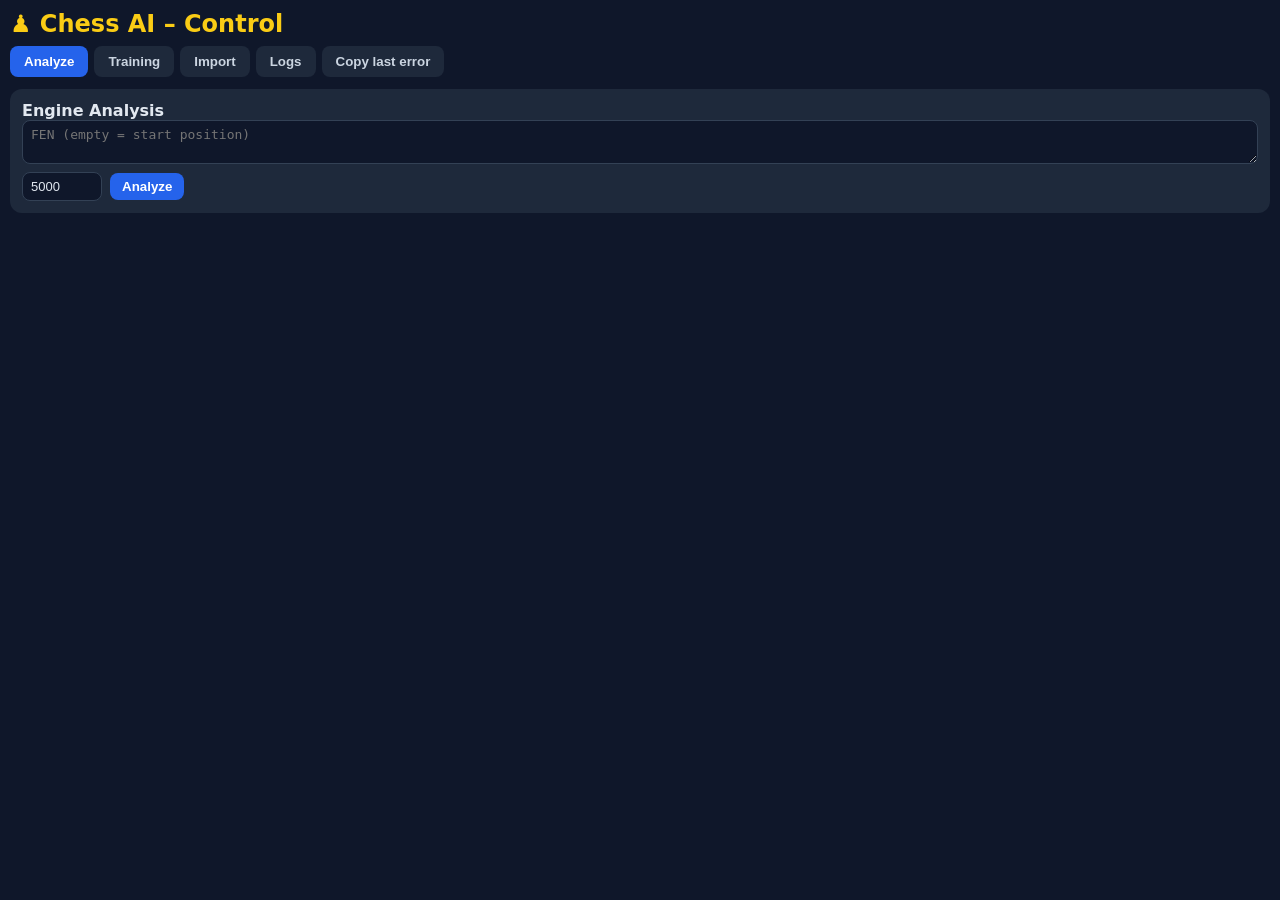
<file: control.html>
<!doctype html>
<html lang="en">
<head>
<meta charset="utf-8">
<meta name="viewport" content="width=device-width,initial-scale=1">
<title>Chess AI – Control</title>
<style>
*{box-sizing:border-box;margin:0;padding:0}
body{font-family:system-ui,sans-serif;background:#0f172a;color:#e2e8f0;padding:10px}
h2{color:#facc15;margin-bottom:8px}
.tab-bar{display:flex;gap:6px;margin-bottom:12px;flex-wrap:wrap}
.tab-bar button{padding:8px 14px;border:none;border-radius:8px;background:#1e293b;color:#cbd5e1;font-weight:600;cursor:pointer}
.tab-bar button.active{background:#2563eb;color:#fff}
.tab-content{display:none}
.tab-content.active{display:block}
.panel{background:#1e293b;border-radius:12px;padding:12px;margin-bottom:12px}
.row{display:flex;gap:8px;flex-wrap:wrap;align-items:center}
input,textarea,select{background:#0f172a;border:1px solid #334155;border-radius:8px;padding:6px 8px;color:#e2e8f0;font-size:13px;width:100%}
button{padding:6px 12px;border:none;border-radius:8px;background:#2563eb;color:#fff;font-weight:600;cursor:pointer;white-space:nowrap}
button.secondary{background:#334155}
button.copy-btn{background:#ca8a04;font-size:11px;margin-top:4px}
textarea.log-view{resize:vertical;min-height:100px;max-height:250px;font-size:11px;font-family:monospace;margin-top:4px}
</style>
</head>
<body>
<h2>♟️ Chess AI – Control</h2>
<div class="tab-bar">
  <button class="active" data-tab="analyze">Analyze</button>
  <button data-tab="train">Training</button>
  <button data-tab="import">Import</button>
  <button data-tab="logs">Logs</button>
  <button id="copyLastErrorBtn" disabled>Copy last error</button>
</div>

<!-- Analyze -->
<div id="tab-analyze" class="tab-content active">
  <div class="panel">
    <strong>Engine Analysis</strong>
    <textarea id="analyzeFen" placeholder="FEN (empty = start position)"></textarea>
    <div class="row" style="margin-top:4px">
      <input id="analyzeTime" type="number" value="5000" style="width:80px">
      <button id="analyzeBtn">Analyze</button>
    </div>
    <textarea id="analyzeOut" class="log-view" readonly style="display:none;margin-top:4px"></textarea>
    <button class="copy-btn" id="copyAnalyzeBtn" style="display:none">Select & Copy</button>
  </div>
</div>

<!-- Training -->
<div id="tab-train" class="tab-content">
  <div class="panel">
    <strong>Training</strong>
    <select id="trainType">
      <option value="merge">Merge & Train (PGN+Stockfish)</option>
      <option value="selfplay">Self-Play</option>
      <option value="stockfish_gen">Stockfish Data</option>
    </select>
    <div class="row" style="margin-top:4px">
      <input id="trainEpochs" type="number" value="10" placeholder="Epochs" style="width:80px">
      <input id="trainLR" type="number" value="0.001" step="0.001" placeholder="LR" style="width:100px">
      <input id="trainGames" type="number" value="50" placeholder="Games" style="width:80px">
      <input id="trainPositions" type="number" value="200" placeholder="Positions" style="width:100px">
    </div>
    <button id="startTrainBtn">Start Training</button>
    <div id="trainStatus" style="margin-top:4px"></div>
  </div>
</div>

<!-- Import -->
<div id="tab-import" class="tab-content">
  <div class="panel">
    <strong>Import Games</strong>
    <select id="importSource">
      <option value="lichess">Lichess</option>
      <option value="chesscom">Chess.com</option>
    </select>
    <input id="importUsername" placeholder="Username" style="margin-top:4px">
    <button id="startImportBtn" style="margin-top:4px">Import</button>
    <div id="importStatus" style="margin-top:4px"></div>
  </div>
</div>

<!-- Logs -->
<div id="tab-logs" class="tab-content">
  <div class="panel">
    <strong>Logs</strong>
    <button id="refreshLogsBtn" class="secondary">Refresh</button>
    <div id="logsContent"></div>
  </div>
</div>

<script>
let lastError = '';

// Tabs
document.querySelectorAll('.tab-bar button[data-tab]').forEach(b => b.addEventListener('click', () => {
  document.querySelectorAll('.tab-content').forEach(c => c.classList.remove('active'));
  document.querySelectorAll('.tab-bar button[data-tab]').forEach(x => x.classList.remove('active'));
  b.classList.add('active');
  document.getElementById('tab-' + b.dataset.tab).classList.add('active');
}));

// ---------- Safe copy helper ----------
function selectAndCopyTextarea(textareaId) {
  const ta = document.getElementById(textareaId);
  if (!ta) return;
  ta.select();
  ta.focus();
  try {
    // Try modern clipboard API first
    navigator.clipboard.writeText(ta.value);
    alert('Copied to clipboard!');
  } catch (e) {
    // Fallback: let the user manually copy after selecting
    alert('Text selected. Long‑press and choose Copy.');
  }
}

// ---------- Engine ----------
document.getElementById('analyzeBtn').addEventListener('click', async () => {
  const fen = document.getElementById('analyzeFen').value.trim() || 'rnbqkbnr/pppppppp/8/8/8/8/PPPPPPPP/RNBQKBNR w KQkq - 0 1';
  const time = parseInt(document.getElementById('analyzeTime').value) || 5000;
  const out = document.getElementById('analyzeOut');
  const copyBtn = document.getElementById('copyAnalyzeBtn');
  out.style.display = 'block'; out.value = 'Thinking...'; copyBtn.style.display = 'none';
  try {
    const r = await fetch('/api/analyze', {method:'POST', headers:{'Content-Type':'application/json'}, body:JSON.stringify({fen, movetime:time})});
    const d = await r.json();
    out.value = d.info + '\n' + d.bestmove;
    copyBtn.style.display = 'inline-block';
  } catch(e) {
    out.value = 'Error: ' + e.message;
    lastError = e.message;
    document.getElementById('copyLastErrorBtn').disabled = false;
    copyBtn.style.display = 'inline-block';
  }
});
document.getElementById('copyAnalyzeBtn').addEventListener('click', () => selectAndCopyTextarea('analyzeOut'));

// ---------- Training ----------
document.getElementById('startTrainBtn').addEventListener('click', async () => {
  const type = document.getElementById('trainType').value;
  const epochs = document.getElementById('trainEpochs').value;
  const lr = document.getElementById('trainLR').value;
  const games = document.getElementById('trainGames').value;
  const positions = document.getElementById('trainPositions').value;
  const status = document.getElementById('trainStatus');
  status.textContent = 'Starting...';
  try {
    await fetch('/api/train', {method:'POST', headers:{'Content-Type':'application/json'}, body:JSON.stringify({type, epochs, lr, games, positions})});
    status.textContent = 'Started. Check Logs tab.';
  } catch(e) { status.textContent = 'Error: ' + e.message; lastError = e.message; document.getElementById('copyLastErrorBtn').disabled = false; }
});

// ---------- Import ----------
document.getElementById('startImportBtn').addEventListener('click', async () => {
  const source = document.getElementById('importSource').value;
  const username = document.getElementById('importUsername').value.trim();
  if (!username) { alert('Enter username'); return; }
  const status = document.getElementById('importStatus');
  status.textContent = 'Importing...';
  try {
    await fetch('/api/import', {method:'POST', headers:{'Content-Type':'application/json'}, body:JSON.stringify({source, username})});
    status.textContent = 'Started. Check Logs tab.';
  } catch(e) { status.textContent = 'Error: ' + e.message; lastError = e.message; document.getElementById('copyLastErrorBtn').disabled = false; }
});

// ---------- Logs (with textarea + select/copy) ----------
document.getElementById('refreshLogsBtn').addEventListener('click', async () => {
  const r = await fetch('/api/logs');
  const d = await r.json();
  const c = document.getElementById('logsContent');
  if (!Object.keys(d).length) { c.innerHTML = 'No logs.'; return; }
  c.innerHTML = '';
  let idx = 0;
  for (const [name, content] of Object.entries(d)) {
    const div = document.createElement('div');
    div.style.marginBottom = '10px';
    const strong = document.createElement('strong');
    strong.textContent = name;
    div.appendChild(strong);
    const textarea = document.createElement('textarea');
    textarea.className = 'log-view';
    textarea.readOnly = true;
    textarea.id = 'logArea' + idx;
    textarea.value = content;
    div.appendChild(textarea);
    const btn = document.createElement('button');
    btn.className = 'copy-btn';
    btn.textContent = 'Select & Copy';
    btn.addEventListener('click', () => selectAndCopyTextarea('logArea' + idx));
    div.appendChild(btn);
    c.appendChild(div);
    idx++;
  }
});

// ---------- Copy last error ----------
document.getElementById('copyLastErrorBtn').addEventListener('click', () => {
  if (lastError) {
    navigator.clipboard.writeText(lastError).catch(() => {
      prompt('Copy this error:', lastError);
    });
  }
});
</script>
</body>
</html>
</file>
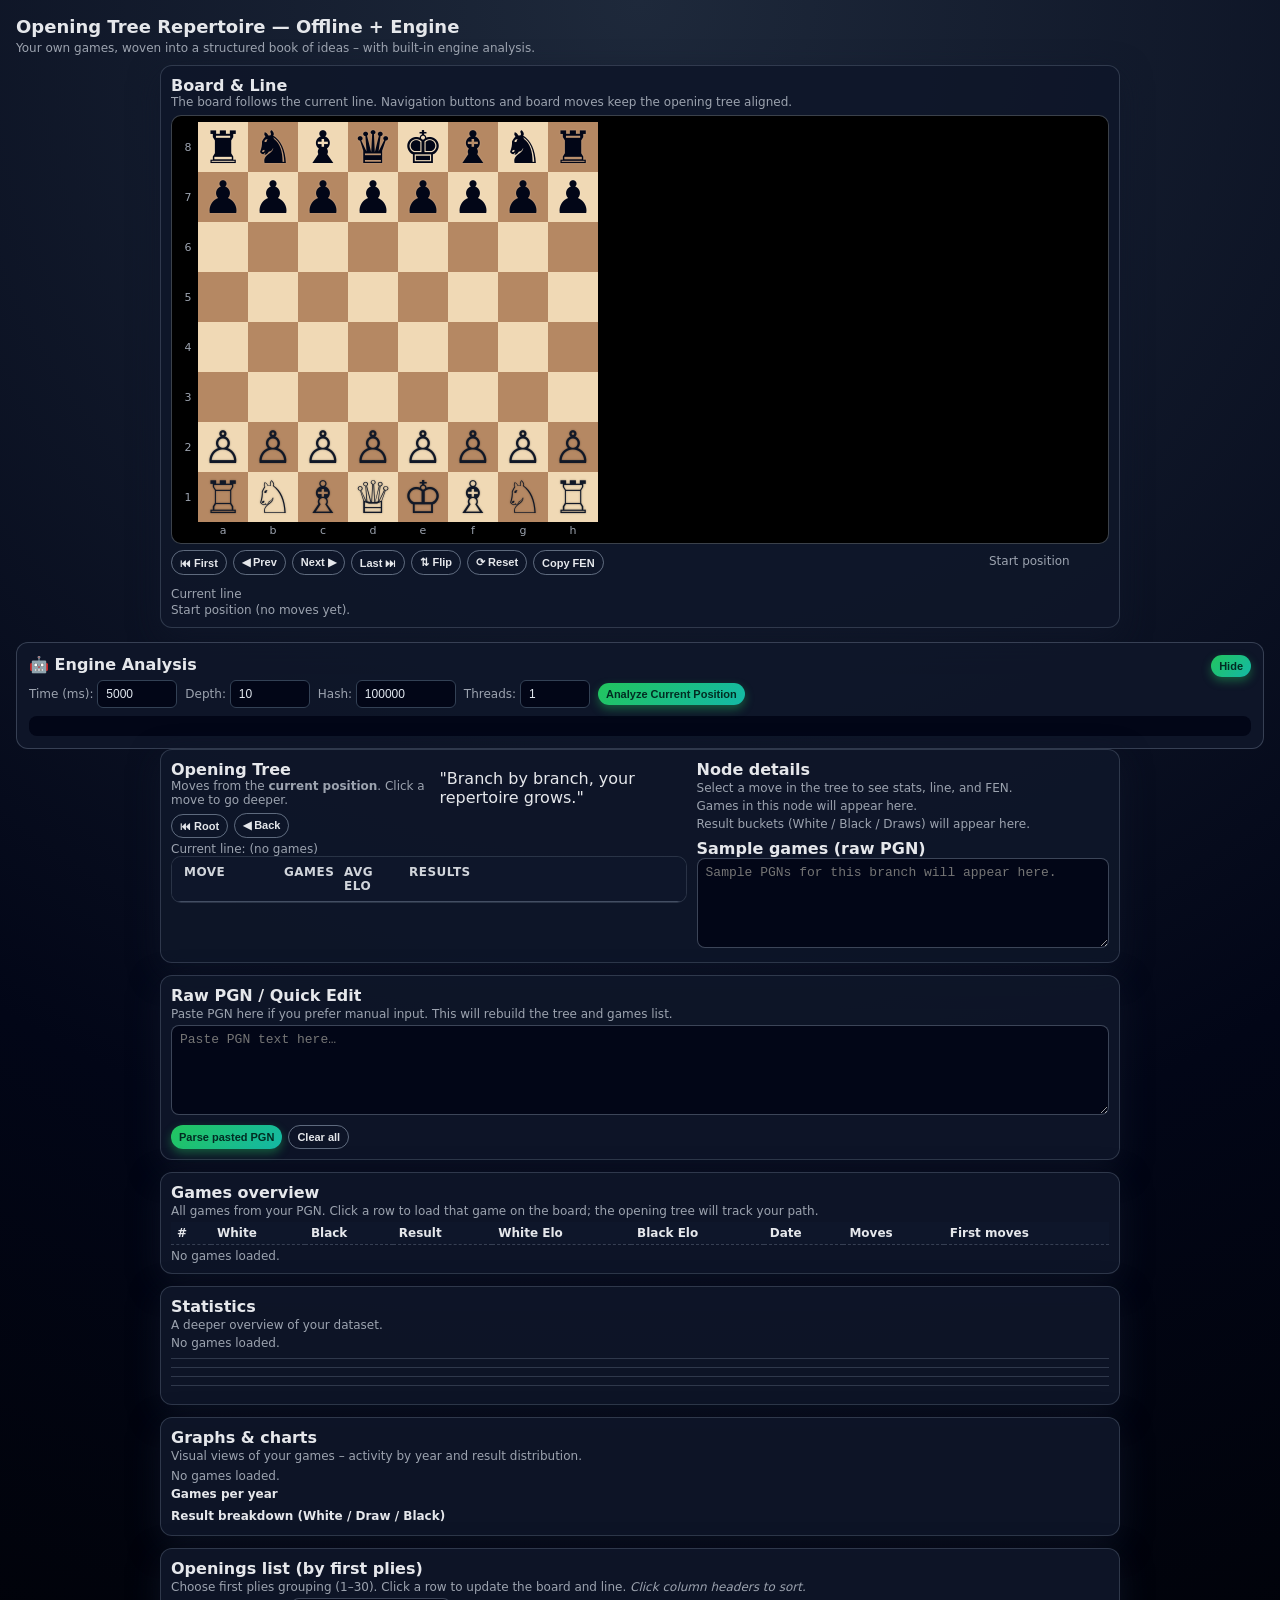
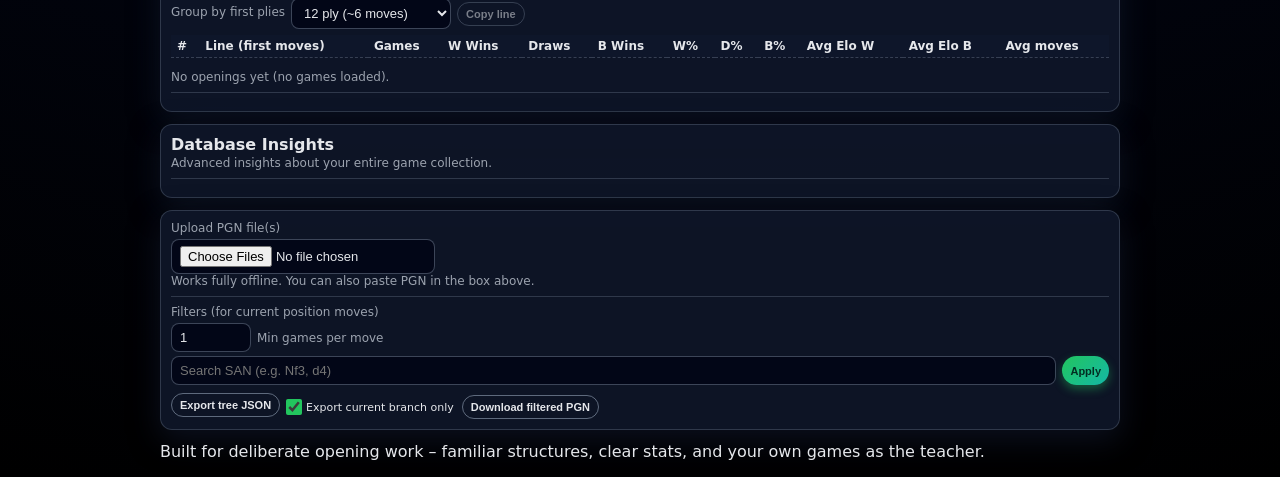
<file: repertoire.html>
<!doctype html>
<html lang="en">
<head>
  <meta charset="utf-8" />
  <meta name="viewport" content="width=device-width,initial-scale=1" />
  <title>Opening Tree Repertoire + Engine Analysis</title>
  <style>
    * { box-sizing: border-box; margin: 0; padding: 0; }
    body {
      font-family: system-ui, -apple-system, BlinkMacSystemFont, "Segoe UI", sans-serif;
      background: radial-gradient(circle at top, #1e293b 0, #020617 55%, #000 100%);
      color: #e5e7eb; padding: 16px;
    }
    header { display: flex; flex-direction: column; gap: 4px; margin-bottom: 10px; }
    h1 { font-size: 18px; font-weight: 600; color: #e5e7eb; }
    .meta { font-size: 12px; color: #9ca3af; }

    .top-board-panel,
    .main-column { max-width: 960px; margin: 0 auto; }
    .top-board-panel { margin-bottom: 14px; }
    .main-column { display: flex; flex-direction: column; gap: 12px; }

    .panel {
      background: rgba(15,23,42,0.9);
      border-radius: 12px;
      padding: 10px;
      border: 1px solid rgba(148,163,184,0.25);
      box-shadow: 0 10px 30px rgba(15,23,42,.7);
    }

    label.small { font-size: 12px; color: #9ca3af; margin-bottom: 4px; display: block; }
    .small-muted { font-size: 12px; color: #9ca3af; }

    input[type=file], input[type=number], input[type=text], textarea, select {
      background: #020617;
      border-radius: 8px;
      border: 1px solid rgba(148,163,184,0.4);
      padding: 6px 8px;
      color: inherit;
      font-size: 13px;
    }
    input:focus, textarea:focus, select:focus {
      outline: none;
      border-color: #22d3ee;
      box-shadow: 0 0 0 1px rgba(34,211,238,0.8);
    }
    input[type="checkbox"] { width: 16px; height: 16px; accent-color: #22c55e; margin-right: 4px; }

    button {
      border: none;
      border-radius: 999px;
      padding: 5px 8px;
      font-size: 11px;
      cursor: pointer;
      background: linear-gradient(135deg,#22c55e,#14b8a6);
      color: #022c22;
      font-weight: 600;
      box-shadow: 0 4px 10px rgba(34,197,94,0.4);
      white-space: nowrap;
    }
    button.secondary {
      background: transparent;
      color: #e5e7eb;
      border: 1px solid rgba(148,163,184,0.6);
      box-shadow: none;
    }
    button:disabled { opacity: 0.5; cursor: not-allowed; }
    button:active { transform: translateY(1px); box-shadow: none; }

    hr { border: none; border-top: 1px solid rgba(148,163,184,0.25); margin: 8px 0; }

    /* ---- TREE ---- */
    .tree {
      max-height: 72vh; overflow: auto; border-radius: 10px;
      background: radial-gradient(circle at top left,rgba(15,23,42,0.9),rgba(15,23,42,0.95));
      border: 1px solid rgba(148,163,184,0.2);
    }
    ul { list-style: none; padding-left: 0; margin: 0; }

    .tree-header {
      display: grid;
      grid-template-columns: minmax(0, 100px) minmax(0, 60px) minmax(0, 65px) minmax(0, 1fr);
      font-size: 12px; text-transform: uppercase; letter-spacing: 0.04em; font-weight: 700;
      color: #d1d5db; padding: 4px 6px; background: rgba(15,23,42,0.98);
      border-bottom: 1px solid rgba(148,163,184,0.4); position: sticky; top: 0; z-index: 2;
    }
    .tree-header div { font-weight: 600; padding: 4px 6px; }

    li.node {
      cursor: pointer; border-radius: 0; margin-bottom: 0; transition: background .12s ease;
    }
    li.node:nth-child(odd) { background: rgba(255,255,255,0.02); }
    li.node:hover {
      background: radial-gradient(circle at left, rgba(34,197,94,0.18), transparent 60%);
      transform: translateX(1px); box-shadow: 0 0 0 1px rgba(34,197,94,0.25);
    }

    .tree-row {
      display: grid;
      grid-template-columns: minmax(0, 100px) minmax(0, 60px) minmax(0, 65px) minmax(0, 1fr);
      align-items: center; font-size: 13px; padding: 0; border-bottom: 1px solid rgba(55,65,81,0.5);
    }
    .tree-row > div { padding: 6px 8px; border-right: 1px solid rgba(55,65,81,0.3); }
    .tree-row > div:last-child { border-right: none; }
    .tree-col-move { font-weight: 600; font-size: 13px; color: #f9fafb; }
    .tree-col-games, .tree-col-avg { text-align: right; font-variant-numeric: tabular-nums; font-weight: 500; color: #d1d5db; }

    .results-bar-wrapper { position: relative; margin-right: 2px; }
    .results-bar {
      display: flex; height: 24px; border-radius: 999px; overflow: hidden;
      background: #020617; border: 1px solid rgba(148,163,184,0.4);
    }
    .results-win  { background: #22c55e; }
    .results-draw { background: #eab308; }
    .results-loss { background: #4b5563; }
    .results-label {
      position: absolute; left: 6px; right: 6px; top: 0; bottom: 0;
      display: flex; align-items: center; justify-content: space-between;
      font-size: 11px; color: #ffffff; font-weight: 700;
      text-shadow: 0 1px 2px rgba(0,0,0,0.8); pointer-events: none; white-space: nowrap;
    }

    .row { display: flex; align-items: center; gap: 6px; flex-wrap: wrap; }
    .search-row { display: flex; gap: 6px; margin-top: 4px; }
    .search-row input { flex: 1; }

    .split { display: grid; grid-template-columns: minmax(0, 2fr) minmax(0, 1.6fr); gap: 10px; }
    @media (max-width: 900px) {
      .split { grid-template-columns: 1fr; }
      .tree-row { grid-template-columns: minmax(0, 80px) 50px 55px minmax(0,1fr); }
      .tree-header { grid-template-columns: minmax(0, 80px) 50px 55px minmax(0,1fr); }
    }

    /* Board */
    .board-panel { display: flex; flex-direction: column; gap: 6px; }
    .board-wrapper { position: relative; display: inline-block; background: #000; padding: 6px; border-radius: 10px; border: 1px solid rgba(148,163,184,0.4); }
    .board-row { display: flex; flex-direction: row; }
    .board-rank-label { width: 20px; display: flex; align-items: center; justify-content: center; font-size: 11px; color: #9ca3af; }
    .board-file-row { display: flex; margin-left: 20px; margin-top: 2px; }
    .board-file-label { width: 50px; text-align: center; font-size: 11px; color: #9ca3af; }
    .square {
      width: 50px; height: 50px; display: flex; align-items: center; justify-content: center;
      font-size: 45px; user-select: none; position: relative;
    }
    .light { background: #f0d9b5; }
    .dark { background: #b58863; }
    .square.highlight-from { box-shadow: inset 0 0 0 3px rgba(34,197,94,0.9); }
    .square.highlight-to   { box-shadow: inset 0 0 0 3px rgba(59,130,246,0.9); }

    #board { position: relative; display: inline-block; }
    .piece {
      display: block; line-height: 1;
      position: relative; z-index: 3;
    }
    .piece-white { color: #111827; font-weight: 700; text-shadow: 0 0 2px rgba(0,0,0,0.4); }
    .piece-black { color: #020617; font-weight: 700; text-shadow: 0 0 2px rgba(255,255,255,0.25); }

    .board-arrows {
      position: absolute; left: 20px; top: 0; width: 400px; height: 400px;
      pointer-events: none; z-index: 2;
    }
    line.arrow-line { stroke-linecap: round; }
    line.arrow-head-line { stroke-linecap: round; }
    path.arrow-head { vector-effect: non-scaling-stroke; }

    .board-controls { display: flex; align-items: flex-start; gap: 6px; justify-content: space-between; font-size: 12px; flex-wrap: wrap; }
    .board-buttons { display: flex; gap: 6px; flex-wrap: wrap; overflow: visible; flex: 1 1 auto; }
    .move-info { color: #9ca3af; margin-top: 4px; min-width: 120px; }

    .current-line-panel { margin-top: 6px; }
    .current-line { display: flex; flex-wrap: wrap; gap: 4px; margin-top: 2px; }
    .current-move-chip { padding: 2px 6px; border-radius: 999px; border: 1px solid rgba(148,163,184,0.4); font-size: 11px; cursor: pointer; background: #020617; color: #e5e7eb; user-select: none; }
    .current-move-chip:hover { background: rgba(15,23,42,0.9); }
    .current-move-chip.active { background: #22c55e; border-color: #22c55e; color: #022c22; font-weight: 600; }

    textarea { width: 100%; min-height: 90px; resize: vertical; }

    table { width: 100%; border-collapse: collapse; }
    th, td { padding: 4px 6px; text-align: left; border-bottom: 1px dashed rgba(148,163,184,0.3); font-size: 12px; }
    th { cursor: pointer; user-select: none; }
    th:hover { color: #22d3ee; }
    tbody tr { cursor: pointer; }
    tbody tr:hover { background: rgba(15,23,42,0.7); }
    tr.games-row-selected { background: rgba(34,197,94,0.2) !important; border-left: 3px solid #22c55e; }
    tr.openings-row-selected { background: rgba(34,197,94,0.2) !important; border-left: 3px solid #22c55e; }

    .games-table-scroll { max-height: 180px; overflow: auto; margin-bottom: 4px; }
    .openings-table-scroll { max-height: 350px; overflow: auto; margin-bottom: 4px; }
    .games-table-scroll thead th, .openings-table-scroll thead th { position: sticky; top: 0; background: rgba(15,23,42,0.98); z-index: 3; }
    .first-moves-cell { white-space: nowrap; }
    .opening-line-cell { white-space: nowrap; overflow: hidden; text-overflow: ellipsis; max-width: 180px; }

    .node-game-entry { cursor: pointer; padding: 2px 0 2px 2px; }
    .node-game-entry:hover { text-decoration: underline; }
    .node-game-entry.selected { background: rgba(34,197,94,0.4); border-left: 3px solid #22c55e; border-radius: 4px; padding-left: 4px; font-weight: 600; }

    .node-results-wrapper { margin-top: 8px; border-top: 1px dashed rgba(148,163,184,0.4); padding-top: 6px; }
    .node-results-title { font-size: 11px; text-transform: uppercase; letter-spacing: 0.05em; color: #9ca3af; margin-bottom: 4px; }
    .node-results-buckets { display: grid; grid-template-columns: repeat(3, minmax(0,1fr)); gap: 6px; }
    @media (max-width:700px){ .node-results-buckets { grid-template-columns: 1fr; } }
    .node-results-column { background: rgba(15,23,42,0.8); border-radius: 8px; border: 1px solid rgba(148,163,184,0.4); padding: 4px 6px; }
    .node-results-column h4 { font-size: 11px; margin-bottom: 3px; color: #e5e7eb; }
    .node-results-list { max-height: 120px; overflow: auto; padding-right: 2px; }
    .node-results-entry { font-size: 11px; cursor:pointer; padding: 1px 0 1px 2px; }
    .node-results-entry:hover { text-decoration: underline; background: rgba(15,23,42,0.9); border-radius: 4px; }

    .chart-title { font-size:12px; font-weight:600; margin-bottom:2px; }
    .export-options { display: flex; align-items: center; gap: 8px; margin-top: 4px; }
    .export-options label { font-size: 11px; color: #e5e7eb; display: flex; align-items: center; }

    .ply-analysis-table { font-size: 11px; margin-top: 6px; background: rgba(15,23,42,0.6); border-radius: 6px; border: 1px solid rgba(148,163,184,0.25); }
    .ply-analysis-table th { text-align: left; padding: 3px 5px; font-weight: 600; border-bottom: 1px solid rgba(148,163,184,0.3); color: #d1d5db; }
    .ply-analysis-table td { padding: 2px 5px; border-bottom: 1px dashed rgba(148,163,184,0.15); }
    .ply-analysis-table tr.clickable { cursor: pointer; }
    .ply-analysis-table tr.clickable:hover { background: rgba(34,197,94,0.15); }

    /* ---- ADDED: Engine Analysis panel ---- */
    .analysis-panel {
      margin-top: 12px;
      padding: 12px;
      background: rgba(15,23,42,0.95);
      border-radius: 12px;
      border: 1px solid rgba(148,163,184,0.3);
    }
    .analysis-panel textarea,
    .analysis-panel input {
      background: #020617;
      border: 1px solid #334155;
      border-radius: 6px;
      color: #e2e8f0;
      padding: 6px 8px;
      font-size: 12px;
    }
    .analysis-controls {
      display: flex;
      gap: 8px;
      flex-wrap: wrap;
      align-items: center;
    }
    .analysis-controls label { font-size: 12px; color: #9ca3af; }
    #engineResult {
      margin-top: 8px;
      font-family: monospace;
      font-size: 13px;
      white-space: pre-wrap;
      background: #020617;
      padding: 10px;
      border-radius: 8px;
      max-height: 200px;
      overflow: auto;
    }
  </style>
</head>
<body>
<header>
  <h1>Opening Tree Repertoire — Offline + Engine</h1>
  <div class="meta">Your own games, woven into a structured book of ideas – with built‑in engine analysis.</div>
</header>

<!-- BOARD (original) -->
<div class="panel top-board-panel">
  <div class="board-panel">
    <div><strong>Board & Line</strong><div class="small-muted">The board follows the current line. Navigation buttons and board moves keep the opening tree aligned.</div></div>
    <div class="board-wrapper" id="boardWrapper">
      <div id="board"></div>
      <div class="board-file-row" id="board-files"></div>
    </div>
    <div class="board-controls">
      <div class="board-buttons">
        <button id="firstBtn" class="secondary">⏮ First</button><button id="prevBtn" class="secondary">◀ Prev</button>
        <button id="nextBtn" class="secondary">Next ▶</button><button id="lastBtn" class="secondary">Last ⏭</button>
        <button id="flipBtn" class="secondary">⇅ Flip</button><button id="resetBtn" class="secondary">⟳ Reset</button>
        <button id="copyFenBtn" class="secondary">Copy FEN</button>
      </div>
      <div class="move-info" id="moveInfo">Start position</div>
    </div>
    <div class="current-line-panel">
      <div class="small-muted">Current line</div>
      <div id="currentLineMoves" class="current-line"><span class="small-muted">Start position (no moves yet).</span></div>
    </div>
  </div>
</div>

<!-- ========== ADDED: Engine Analysis Panel ========== -->
<div class="analysis-panel">
  <strong>🤖 Engine Analysis</strong> <button id="toggleAnalysis" style="float:right;font-size:11px;">Hide</button>
  <div id="analysisBody">
    <div class="analysis-controls" style="margin-top:6px;">
      <label>Time (ms): <input id="engTime" type="number" value="5000" style="width:80px"></label>
      <label>Depth: <input id="engDepth" type="number" value="10" style="width:80px"></label>
      <label>Hash: <input id="engHash" type="number" value="100000" style="width:100px"></label>
      <label>Threads: <input id="engThreads" type="number" value="1" min="1" max="8" style="width:70px"></label>
      <button id="analyzePositionBtn">Analyze Current Position</button>
    </div>
    <div id="engineResult"></div>
    <button class="copy-btn" id="copyEngineResult" style="display:none;margin-top:4px;">Select & Copy</button>
  </div>
</div>
<!-- ========== END ENGINE PANEL ========== -->

<div class="main-column">

  <!-- OPENING TREE + NODE DETAILS (original) -->
  <div class="panel split">
    <div>
      <div style="display:flex;justify-content:space-between;align-items:flex-end;margin-bottom:6px;">
        <div><strong>Opening Tree</strong><div class="small-muted">Moves from the <strong>current position</strong>. Click a move to go deeper.</div></div>
        <div class="poetic">"Branch by branch, your repertoire grows."</div>
      </div>
      <div class="row" style="margin-bottom:4px;"><button id="treeRootBtn" class="secondary">⏮ Root</button><button id="treeBackBtn" class="secondary">◀ Back</button></div>
      <div class="small-muted" id="currentLineLabel">Current line: (start position)</div>
      <div class="tree" aria-live="polite">
        <div class="tree-header"><div>Move</div><div>Games</div><div>Avg Elo</div><div>Results</div></div>
        <div id="treeBody"></div>
      </div>
    </div>
    <div>
      <div><strong>Node details</strong><div id="nodeDetails" class="small-muted" style="margin-top:2px;">Select a move in the tree to see stats, line, and FEN.</div><div id="nodeGameList" class="small-muted" style="margin-top:4px;">Games in this node will appear here.</div><div id="nodeResultBuckets" class="small-muted" style="margin-top:4px;">Result buckets (White / Black / Draws) will appear here.</div></div>
      <div style="margin-top:8px;"><strong>Sample games (raw PGN)</strong><textarea id="sampleGames" readonly placeholder="Sample PGNs for this branch will appear here."></textarea></div>
    </div>
  </div>

  <!-- RAW PGN (original) -->
  <div class="panel">
    <strong>Raw PGN / Quick Edit</strong><div class="small-muted" style="margin-top:2px;margin-bottom:4px;">Paste PGN here if you prefer manual input. This will rebuild the tree and games list.</div>
    <textarea id="rawPgn" placeholder="Paste PGN text here…"></textarea>
    <div style="display:flex;gap:6px;margin-top:6px;flex-wrap:wrap;"><button id="parsePgnBtn">Parse pasted PGN</button><button id="clearBtn" class="secondary">Clear all</button></div>
  </div>

  <!-- GAMES OVERVIEW (original) -->
  <div class="panel">
    <strong>Games overview</strong><div class="small-muted" style="margin-top:2px;margin-bottom:4px;">All games from your PGN. Click a row to load that game on the board; the opening tree will track your path.</div>
    <div class="games-table-scroll">
      <table id="gamesTable">
        <thead><tr><th data-sort="index">#</th><th data-sort="white">White</th><th data-sort="black">Black</th><th data-sort="result">Result</th><th data-sort="whiteElo">White Elo</th><th data-sort="blackElo">Black Elo</th><th data-sort="date">Date</th><th data-sort="moves">Moves</th><th data-sort="firstMoves">First moves</th></tr></thead>
        <tbody id="gamesTableBody"></tbody>
      </table>
    </div>
    <div class="small-muted" id="gamesSummary">No games loaded.</div>
  </div>

  <!-- STATISTICS (original) -->
  <div class="panel">
    <strong>Statistics</strong><div class="small-muted" style="margin-top:2px;margin-bottom:4px;">A deeper overview of your dataset.</div>
    <div id="statsOverview" class="small-muted">No games loaded.</div><hr><div id="statsResults" class="small-muted"></div><hr><div id="statsYears" class="small-muted"></div><hr><div id="statsFirstMoves" class="small-muted"></div><hr><div id="statsPlayers" class="small-muted"></div>
  </div>

  <!-- GRAPHS & CHARTS (original) -->
  <div class="panel">
    <strong>Graphs & charts</strong><div class="small-muted" style="margin-top:2px;margin-bottom:6px;">Visual views of your games – activity by year and result distribution.</div>
    <div id="chartsEmpty" class="small-muted">No games loaded.</div>
    <div style="margin-top:4px;"><div class="chart-title">Games per year</div><svg id="chartYears" style="width:100%;max-height:160px;display:none;"></svg></div>
    <div style="margin-top:8px;"><div class="chart-title">Result breakdown (White / Draw / Black)</div><svg id="chartResults" style="width:100%;max-height:160px;display:none;"></svg></div>
  </div>

  <!-- OPENINGS LIST (original) -->
  <div class="panel">
    <strong>Openings list (by first plies)</strong><div class="small-muted" style="margin-top:2px;margin-bottom:4px;">Choose first plies grouping (1–30). Click a row to update the board and line. <em>Click column headers to sort.</em></div>
    <div class="row" style="margin-bottom:6px;"><label for="openingsPlySelect" class="small">Group by first plies</label><select id="openingsPlySelect"></select><button id="copyOpeningLineBtn" class="secondary" disabled>Copy line</button></div>
    <div class="openings-table-scroll" style="margin-bottom:12px;">
      <table id="openingsTable">
        <thead><tr><th data-sort="index">#</th><th data-sort="line">Line (first moves)</th><th data-sort="games">Games</th><th data-sort="wWins">W Wins</th><th data-sort="draws">Draws</th><th data-sort="bWins">B Wins</th><th data-sort="whiteWinPct">W%</th><th data-sort="drawPct">D%</th><th data-sort="blackWinPct">B%</th><th data-sort="wElo">Avg Elo W</th><th data-sort="bElo">Avg Elo B</th><th data-sort="avgMoves">Avg moves</th></tr></thead>
        <tbody id="openingsTableBody"></tbody>
      </table>
    </div>
    <div class="small-muted" id="openingsSummary">No openings yet (no games loaded).</div>
    <hr><div id="openingsStats" class="small-muted"></div>
    <!-- Short games table etc. (kept original) -->
  </div>

  <!-- DATABASE INSIGHTS (original) -->
  <div class="panel">
    <strong>Database Insights</strong><div class="small-muted" style="margin-top:2px;margin-bottom:6px;">Advanced insights about your entire game collection.</div>
    <div id="insightsRatingAdv" class="small-muted"></div><hr><div id="insightsECO" class="small-muted"></div>
  </div>

  <!-- BOTTOM CONTROLS (original) -->
  <div class="panel">
    <div><label class="small">Upload PGN file(s)</label><input id="pgnFiles" type="file" accept=".pgn,text/plain" multiple><div class="small-muted">Works fully offline. You can also paste PGN in the box above.</div></div>
    <hr><label class="small">Filters (for current position moves)</label>
    <div class="row"><input id="minCount" type="number" min="1" value="1" style="width:80px"><div class="small-muted">Min games per move</div></div>
    <div class="search-row"><input id="searchMove" type="text" placeholder="Search SAN (e.g. Nf3, d4)"><button id="applyFilter">Apply</button></div>
    <div class="row" style="margin-top:6px;">
      <button id="exportJSON" class="secondary">Export tree JSON</button>
      <div class="export-options"><label><input type="checkbox" id="exportCurrentBranch" checked> Export current branch only</label><button id="downloadPGN" class="secondary">Download filtered PGN</button></div>
    </div>
  </div>
  <footer>Built for deliberate opening work – familiar structures, clear stats, and your own games as the teacher.</footer>
</div>

<script>
/* ===== Utility ===== */
function readFileAsText(file){ return new Promise((res, rej) => { const r = new FileReader(); r.onload = () => res(r.result); r.onerror = () => rej(r.error); r.readAsText(file); }); }
function debounce(fn, delay) { let timer; return function(...args) { clearTimeout(timer); timer = setTimeout(() => fn.apply(this, args), delay); }; }

/* ===== PGN parsing ===== */
function splitGames(pgnText) {
  const parts = pgnText.split(/\n\s*\n(?=\[)/);
  if (parts.length > 1) return parts.map(s => s.trim()).filter(Boolean);
  const games = [];
  const re = /(?:^|\n\n)((?:\[[\s\S]*?\]\s*\n)+)([\s\S]*?)(?=\n\n\[|$)/g;
  let m;
  while ((m = re.exec(pgnText)) !== null) { const c = (m[1] + m[2]).trim(); if (c) games.push(c); }
  return games.length ? games : [pgnText.trim()].filter(Boolean);
}

function sanitizeMoves(movesText) {
  let s = movesText.replace(/\{[^}]*\}/g, ' ').replace(/;.*$/gm, ' '); let prev;
  do { prev = s; s = s.replace(/\([^)]*\)/g, ' '); } while (s !== prev);
  return s.replace(/\$\d+/g, ' ').replace(/(1-0|0-1|1\/2-1\/2|\*)\s*$/g, '')
    .replace(/0-0-0/g, 'O-O-O').replace(/0-0/g, 'O-O').replace(/[+#!?]+/g, '')
    .replace(/\r?\n/g, ' ').replace(/\s+/g, ' ').trim();
}

function isStandardStartFEN(fen) { return fen.trim() === 'rnbqkbnr/pppppppp/8/8/8/8/PPPPPPPP/RNBQKBNR w KQkq - 0 1'; }

function parsePGN(pgn) {
  const tags = {}; const re = /\[(\w+)\s+"([\s\S]*?)"\]/g; let m;
  while ((m = re.exec(pgn)) !== null) tags[m[1]] = m[2].replace(/[\r\n]+/g, ' ').trim();
  if (tags.SetUp === '1' && tags.FEN && !isStandardStartFEN(tags.FEN)) return { tags, moves: [], skip: true, reason: 'Non-standard FEN: ' + tags.FEN };
  const lastTagIdx = pgn.lastIndexOf(']'); const movesRaw = (lastTagIdx >= 0) ? pgn.slice(lastTagIdx + 1) : pgn;
  const cleaned = sanitizeMoves(movesRaw);
  const tokens = cleaned.split(/\s+/).filter(t => t && !/^(1-0|0-1|1\/2-1\/2|\*)$/.test(t)).filter(t => !/^[\d.]+$/.test(t)).filter(t => !/[()]/.test(t));
  return { tags, moves: tokens, skip: false };
}

/* ===== Board engine ===== */
function initialBoardState() {
  const e = [null, null, null, null, null, null, null, null];
  return {
    board: [['bR','bN','bB','bQ','bK','bB','bN','bR'], ['bP','bP','bP','bP','bP','bP','bP','bP'], e.slice(), e.slice(), e.slice(), e.slice(), ['wP','wP','wP','wP','wP','wP','wP','wP'], ['wR','wN','wB','wQ','wK','wB','wN','wR']],
    turn: 'w', castling: { wK: true, wQ: true, bK: true, bQ: true }, enPassant: null, lastMove: null, halfmoveClock: 0, fullmoveNumber: 1
  };
}
function cloneState(s) { return { board: s.board.map(r => r.slice()), turn: s.turn, castling: { ...s.castling }, enPassant: s.enPassant ? [s.enPassant[0], s.enPassant[1]] : null, lastMove: s.lastMove ? { ...s.lastMove } : null, halfmoveClock: s.halfmoveClock, fullmoveNumber: s.fullmoveNumber }; }
function pieceColor(p) { return p ? p[0] : null; }
function pieceType(p) { return p ? p[1].toUpperCase() : null; }
function coordsFromSquare(sq) { const f = sq[0].toLowerCase(), r = parseInt(sq[1], 10); return [8 - r, f.charCodeAt(0) - 97]; }

function generatePseudoMoves(state, color) {
  const moves = [], board = state.board, dir = (color === 'w' ? -1 : 1);
  for (let r = 0; r < 8; r++) { for (let c = 0; c < 8; c++) {
    const piece = board[r][c]; if (!piece || pieceColor(piece) !== color) continue; const type = pieceType(piece);
    if (type === 'P') {
      const nr = r + dir, promo = (color === 'w' ? 0 : 7);
      if (nr >= 0 && nr < 8 && !board[nr][c]) {
        if (nr === promo) { for (const p of ['Q','R','B','N']) moves.push({ fromR: r, fromC: c, toR: nr, toC: c, capture: false, promotion: p }); }
        else { moves.push({ fromR: r, fromC: c, toR: nr, toC: c, capture: false }); const sr = (color === 'w' ? 6 : 1), tr = r + 2 * dir; if (r === sr && !board[tr][c]) moves.push({ fromR: r, fromC: c, toR: tr, toC: c, capture: false, doublePawn: true }); }
      }
      for (const dc of [-1, 1]) { const cc = c + dc, rr = r + dir; if (rr < 0 || rr > 7 || cc < 0 || cc > 7) continue; const t = board[rr][cc];
        if (t && pieceColor(t) !== color) { if (rr === promo) { for (const p of ['Q','R','B','N']) moves.push({ fromR: r, fromC: c, toR: rr, toC: cc, capture: true, promotion: p }); } else moves.push({ fromR: r, fromC: c, toR: rr, toC: cc, capture: true }); }
        else if (state.enPassant && state.enPassant[0] === rr && state.enPassant[1] === cc) moves.push({ fromR: r, fromC: c, toR: rr, toC: cc, capture: true, enPassant: true });
      }
    } else if (type === 'N') {
      const deltas = [[-2,-1],[-2,1],[-1,-2],[-1,2],[1,-2],[1,2],[2,-1],[2,1]];
      for (const [dr,dc] of deltas) { const rr = r + dr, cc = c + dc; if (rr < 0 || rr > 7 || cc < 0 || cc > 7) continue; const t = board[rr][cc]; if (!t || pieceColor(t) !== color) moves.push({ fromR: r, fromC: c, toR: rr, toC: cc, capture: !!t }); }
    } else if (type === 'B' || type === 'R' || type === 'Q') {
      const dirs = []; if (type === 'B' || type === 'Q') dirs.push([-1,-1],[-1,1],[1,-1],[1,1]); if (type === 'R' || type === 'Q') dirs.push([-1,0],[1,0],[0,-1],[0,1]);
      for (const [dr,dc] of dirs) { let rr = r + dr, cc = c + dc; while (rr >= 0 && rr < 8 && cc >= 0 && cc < 8) { const t = board[rr][cc]; if (!t) moves.push({ fromR: r, fromC: c, toR: rr, toC: cc, capture: false }); else { if (pieceColor(t) !== color) moves.push({ fromR: r, fromC: c, toR: rr, toC: cc, capture: true }); break; } rr += dr; cc += dc; } }
    } else if (type === 'K') {
      const deltas = [[-1,-1],[-1,0],[-1,1],[0,-1],[0,1],[1,-1],[1,0],[1,1]];
      for (const [dr,dc] of deltas) { const rr = r + dr, cc = c + dc; if (rr < 0 || rr > 7 || cc < 0 || cc > 7) continue; const t = board[rr][cc]; if (!t || pieceColor(t) !== color) moves.push({ fromR: r, fromC: c, toR: rr, toC: cc, capture: !!t }); }
      if (color === 'w') {
        if (state.castling.wK && !board[7][5] && !board[7][6]) moves.push({ castle: 'wK', fromR: 7, fromC: 4, toR: 7, toC: 6 });
        if (state.castling.wQ && !board[7][1] && !board[7][2] && !board[7][3]) moves.push({ castle: 'wQ', fromR: 7, fromC: 4, toR: 7, toC: 2 });
      } else {
        if (state.castling.bK && !board[0][5] && !board[0][6]) moves.push({ castle: 'bK', fromR: 0, fromC: 4, toR: 0, toC: 6 });
        if (state.castling.bQ && !board[0][1] && !board[0][2] && !board[0][3]) moves.push({ castle: 'bQ', fromR: 0, fromC: 4, toR: 0, toC: 2 });
      }
    }
  }}
  return moves;
}
function isSquareAttacked(state, r, c, byColor) {
  const board = state.board;
  for (let rr = 0; rr < 8; rr++) { for (let cc = 0; cc < 8; cc++) {
    const piece = board[rr][cc]; if (!piece || pieceColor(piece) !== byColor) continue;
    const type = pieceType(piece); const dr = r - rr, dc = c - cc;
    if (type === 'P') { const dir = (byColor === 'w' ? -1 : 1); if (r === rr + dir && (c === cc - 1 || c === cc + 1)) return true; }
    else if (type === 'N') { const d = [[-2,-1],[-2,1],[-1,-2],[-1,2],[1,-2],[1,2],[2,-1],[2,1]]; for (const [drr,dcc] of d) if (rr + drr === r && cc + dcc === c) return true; }
    else if (type === 'B' || type === 'R' || type === 'Q') {
      const dirs = []; if (type === 'B' || type === 'Q') dirs.push([-1,-1],[-1,1],[1,-1],[1,1]); if (type === 'R' || type === 'Q') dirs.push([-1,0],[1,0],[0,-1],[0,1]);
      for (const [drr,dcc] of dirs) { let tr = rr + drr, tc = cc + dcc; while (tr >= 0 && tr < 8 && tc >= 0 && tc < 8) { if (tr === r && tc === c) return true; if (board[tr][tc]) break; tr += drr; tc += dcc; } }
    } else if (type === 'K') { if (Math.max(Math.abs(dr), Math.abs(dc)) === 1) return true; }
  }}
  return false;
}
function isKingInCheck(state, color) {
  const board = state.board; let kr = -1, kc = -1;
  for (let r = 0; r < 8; r++) for (let c = 0; c < 8; c++) if (board[r][c] && pieceColor(board[r][c]) === color && pieceType(board[r][c]) === 'K') { kr = r; kc = c; break; }
  if (kr < 0) return false;
  return isSquareAttacked(state, kr, kc, color === 'w' ? 'b' : 'w');
}
function applyMoveToState(state, mv) {
  const ns = cloneState(state), b = ns.board, piece = b[mv.fromR][mv.fromC], col = pieceColor(piece), type = pieceType(piece);
  const capturedPiece = (mv.castle || mv.enPassant) ? null : b[mv.toR][mv.toC];
  ns.castling = { ...state.castling }; ns.enPassant = null;
  const isCapture = mv.capture || mv.enPassant || (b[mv.toR][mv.toC] !== null);
  ns.halfmoveClock = (type === 'P' || isCapture) ? 0 : ns.halfmoveClock + 1;
  if (col === 'b') ns.fullmoveNumber++;
  if (mv.castle) {
    if (mv.castle === 'wK') { b[7][4] = null; b[7][6] = 'wK'; b[7][7] = null; b[7][5] = 'wR'; }
    else if (mv.castle === 'wQ') { b[7][4] = null; b[7][2] = 'wK'; b[7][0] = null; b[7][3] = 'wR'; }
    else if (mv.castle === 'bK') { b[0][4] = null; b[0][6] = 'bK'; b[0][7] = null; b[0][5] = 'bR'; }
    else if (mv.castle === 'bQ') { b[0][4] = null; b[0][2] = 'bK'; b[0][0] = null; b[0][3] = 'bR'; }
    mv.castle.startsWith('w') ? (ns.castling.wK = ns.castling.wQ = false) : (ns.castling.bK = ns.castling.bQ = false);
  } else {
    if (mv.enPassant) { const dir = (col === 'w' ? -1 : 1); b[mv.fromR][mv.fromC] = null; b[mv.toR + (-dir)][mv.toC] = null; b[mv.toR][mv.toC] = piece; }
    else { b[mv.fromR][mv.fromC] = null; b[mv.toR][mv.toC] = piece; }
    if (mv.promotion) b[mv.toR][mv.toC] = col + mv.promotion;
    if (type === 'K') { ns.castling[col + 'K'] = false; ns.castling[col + 'Q'] = false; }
    if (type === 'R') {
      if (col === 'w') { if (mv.fromR === 7 && mv.fromC === 0) ns.castling.wQ = false; if (mv.fromR === 7 && mv.fromC === 7) ns.castling.wK = false; }
      else { if (mv.fromR === 0 && mv.fromC === 0) ns.castling.bQ = false; if (mv.fromR === 0 && mv.fromC === 7) ns.castling.bK = false; }
    }
    if (capturedPiece && pieceType(capturedPiece) === 'R') {
      const ccol = pieceColor(capturedPiece);
      if (ccol === 'w') { if (mv.toR === 7 && mv.toC === 0) ns.castling.wQ = false; if (mv.toR === 7 && mv.toC === 7) ns.castling.wK = false; }
      else { if (mv.toR === 0 && mv.toC === 0) ns.castling.bQ = false; if (mv.toR === 0 && mv.toC === 7) ns.castling.bK = false; }
    }
    if (mv.doublePawn) ns.enPassant = [(mv.fromR + mv.toR) >> 1, mv.fromC];
  }
  ns.lastMove = { fromR: mv.fromR, fromC: mv.fromC, toR: mv.toR, toC: mv.toC }; ns.turn = (state.turn === 'w' ? 'b' : 'w'); return ns;
}
function parseSAN(san) { let s = san.trim(); if (/^(O-O-O|0-0-0)$/.test(s)) return { castle: 'Q' }; if (/^(O-O|0-0)$/.test(s)) return { castle: 'K' }; s = s.replace(/[+#?!]+/g, ''); let promo = null; const pm = s.match(/=([QRBN])/); if (pm) { promo = pm[1]; s = s.replace(/=([QRBN])/, ''); } let piece = 'P'; if (/^[KQRBN]/.test(s)) { piece = s[0]; s = s.slice(1); } const capture = s.includes('x'); s = s.replace('x', ''); const target = s.slice(-2), dis = s.slice(0, -2); let fh = null, rh = null; if (dis.length === 1) { if (/[a-h]/.test(dis)) fh = dis; else if (/[1-8]/.test(dis)) rh = dis; } else if (dis.length === 2) { fh = dis[0]; rh = dis[1]; } return { castle: null, piece, capture, target, promotion: promo, fileHint: fh, rankHint: rh }; }
function isCastlingLegal(state, color, castle) { if (isKingInCheck(state, color)) return false; const enemy = color === 'w' ? 'b' : 'w', kingRow = color === 'w' ? 7 : 0; let inter = []; if (castle.endsWith('K')) { inter.push([kingRow, 5]); inter.push([kingRow, 6]); } else { inter.push([kingRow, 3]); inter.push([kingRow, 2]); } for (const [r, c] of inter) if (isSquareAttacked(state, r, c, enemy)) return false; return true; }
function sanToMove(state, san) { const desc = parseSAN(san), color = state.turn; if (desc.castle) { const wanted = (color === 'w' ? (desc.castle === 'K' ? 'wK' : 'wQ') : (desc.castle === 'K' ? 'bK' : 'bQ')); const moves = generatePseudoMoves(state, color).filter(mv => mv.castle === wanted); const legal = moves.filter(mv => { if (!isCastlingLegal(state, color, mv.castle)) return false; const tmp = applyMoveToState(state, mv); return !isKingInCheck(tmp, color); }); if (!legal.length) throw new Error('Illegal castle ' + san); return legal[0]; } const all = generatePseudoMoves(state, color); const [tR, tC] = coordsFromSquare(desc.target); const pieceMap = { P: 'P', N: 'N', B: 'B', R: 'R', Q: 'Q', K: 'K' }; const candidates = all.filter(mv => { const pc = state.board[mv.fromR][mv.fromC]; if (!pc) return false; if (pieceColor(pc) !== color || pieceType(pc) !== pieceMap[desc.piece]) return false; if (mv.toR !== tR || mv.toC !== tC) return false; if (desc.capture && !mv.capture) return false; if (!desc.capture && mv.capture) return false; if (desc.promotion && mv.promotion !== desc.promotion) return false; if (desc.fileHint) { const f = String.fromCharCode(97 + mv.fromC); if (f !== desc.fileHint) return false; } if (desc.rankHint) { const rk = (8 - mv.fromR).toString(); if (rk !== desc.rankHint) return false; } return true; }); const legal = candidates.filter(mv => { const tmp = applyMoveToState(state, mv); return !isKingInCheck(tmp, color); }); if (!legal.length) throw new Error('No legal move for SAN ' + san); return legal[0]; }

/* ===== FIXED moveToSAN – proper disambiguation ===== */
function moveToSAN(state, mv) {
  const board = state.board, piece = board[mv.fromR][mv.fromC], type = pieceType(piece), col = pieceColor(piece);
  if (mv.castle) return mv.toC === 6 ? 'O-O' : 'O-O-O';
  const ff = String.fromCharCode(97 + mv.fromC), rf = (8 - mv.fromR).toString(), ft = String.fromCharCode(97 + mv.toC), rt = (8 - mv.toR).toString(), capture = !!mv.capture || !!mv.enPassant;
  let disFile = false, disRank = false;
  if (type !== 'P') {
    const all = generatePseudoMoves(state, col).filter(m => { const tmp = applyMoveToState(state, m); return !isKingInCheck(tmp, col); });
    const same = all.filter(m => {
      if (m.fromR === mv.fromR && m.fromC === mv.fromC) return false;
      const pc = board[m.fromR][m.fromC];
      return pc && pieceType(pc) === type && pieceColor(pc) === col && m.toR === mv.toR && m.toC === mv.toC;
    });
    if (same.length) {
      const sameFile = same.some(m => m.fromC === mv.fromC);
      const sameRank = same.some(m => m.fromR === mv.fromR);
      if (sameFile && sameRank) { disFile = true; disRank = true; }
      else if (sameFile) { disRank = true; }
      else if (sameRank) { disFile = true; }
      else { disFile = true; }
    }
  }
  let san = '';
  if (type !== 'P') { san += type; if (disFile) san += ff; if (disRank) san += rf; if (capture) san += 'x'; san += ft + rt; }
  else { if (capture) san += ff + 'x' + ft + rt; else san += ft + rt; }
  if (mv.promotion) san += '=' + mv.promotion;
  return san;
}

function stateToFEN(state) {
  let fen = ''; for (let r = 0; r < 8; r++) { let empty = 0, row = ''; for (let c = 0; c < 8; c++) { const piece = state.board[r][c]; if (!piece) empty++; else { if (empty > 0) { row += empty; empty = 0; } const col = pieceColor(piece), t = pieceType(piece); row += (col === 'w' ? t : t.toLowerCase()); } } if (empty) row += empty; fen += (r > 0 ? '/' : '') + row; }
  fen += ' ' + state.turn; let castling = ''; if (state.castling.wK) castling += 'K'; if (state.castling.wQ) castling += 'Q'; if (state.castling.bK) castling += 'k'; if (state.castling.bQ) castling += 'q'; if (!castling) castling = '-';
  fen += ' ' + castling; if (state.enPassant) fen += ' ' + String.fromCharCode(97 + state.enPassant[1]) + (8 - state.enPassant[0]); else fen += ' -';
  fen += ' ' + (state.halfmoveClock ?? 0) + ' ' + (state.fullmoveNumber ?? 1); return fen;
}

/* ===== Tree nodes with precomputed Elo ===== */
function makeNode(move) { return { move: move || null, count: 0, children: new Map(), games: [], parent: null, stats: { w: 0, b: 0, d: 0 }, state: null, eloSum: 0, eloCount: 0 }; }
function addGameToTree(root, gameObj, gameIndex) {
  let node = root, state = initialBoardState();
  node.count++; node.games.push(gameIndex);
  const res = (gameObj.tags.Result || '').trim();
  if (res === '1-0') node.stats.w++; else if (res === '0-1') node.stats.b++; else if (res === '1/2-1/2') node.stats.d++;
  if (!node.state) node.state = cloneState(state);
  const eloStr = state.turn === 'w' ? gameObj.tags.WhiteElo : gameObj.tags.BlackElo; const eloVal = parseInt(eloStr, 10);
  if (!isNaN(eloVal) && eloVal > 0) { node.eloSum += eloVal; node.eloCount++; }
  for (let i = 0; i < gameObj.moves.length; i++) {
    const san = gameObj.moves[i]; let mv, key;
    try { mv = sanToMove(state, san); key = mv.fromR + ',' + mv.fromC + '-' + mv.toR + ',' + mv.toC + (mv.promotion || ''); }
    catch (e) { console.warn('Skipping invalid SAN in game #' + (gameIndex + 1) + ' at ply ' + i + ': ' + san, e); break; }
    if (!node.children.has(key)) { const child = makeNode(san); child.parent = node; node.children.set(key, child); }
    node = node.children.get(key);
    node.count++; node.games.push(gameIndex);
    if (res === '1-0') node.stats.w++; else if (res === '0-1') node.stats.b++; else if (res === '1/2-1/2') node.stats.d++;
    state = applyMoveToState(state, mv);
    if (!node.state) node.state = cloneState(state);
    const eloHere = state.turn === 'w' ? gameObj.tags.WhiteElo : gameObj.tags.BlackElo; const ev = parseInt(eloHere, 10);
    if (!isNaN(ev) && ev > 0) { node.eloSum += ev; node.eloCount++; }
  }
}
function buildTreeFromGames(games) { const root = makeNode(null); games.forEach((g, i) => addGameToTree(root, g, i)); return root; }

/* ===== Helpers ===== */
function getPathFromNode(node) { const p = []; let cur = node; while (cur && cur.move) { p.push(cur.move); cur = cur.parent; } return p.reverse(); }
function computeNodeResults(node) { const w = node.stats.w, b = node.stats.b, d = node.stats.d, t = w + b + d; return { total: node.count, counted: t, w1: w, b1: b, dr: d, whiteScorePct: t ? ((w + 0.5 * d) / t * 100) : 0, blackScorePct: t ? ((b + 0.5 * d) / t * 100) : 0 }; }
function computeNodeAverageElo(node) { return node.eloCount ? Math.round(node.eloSum / node.eloCount) : null; }
function stateFromNode(node) { if (!node) return initialBoardState(); if (node.state) return cloneState(node.state); return playLine(getPathFromNode(node), 999).state; }
function playLine(moves, upto) { let s = initialBoardState(); const lim = Math.min(upto, moves.length); let i; for (i = 0; i < lim; i++) { try { s = applyMoveToState(s, sanToMove(s, moves[i])); } catch (e) { break; } } return { state: s, ply: i }; }
function findPlyOfNodeInGame(game, node) {
  const path = getPathFromNode(node); if (!path.length) return 0;
  const moves = game.moves; let baseState = initialBoardState();
  for (let i = 0; i < moves.length; i++) {
    let state = cloneState(baseState); let matched = true;
    for (let j = 0; j < path.length; j++) {
      if (i + j >= moves.length) { matched = false; break; }
      try {
        const mv1 = sanToMove(state, moves[i + j]), mv2 = sanToMove(state, path[j]);
        const key1 = mv1.fromR + ',' + mv1.fromC + '-' + mv1.toR + ',' + mv1.toC + (mv1.promotion || '');
        const key2 = mv2.fromR + ',' + mv2.fromC + '-' + mv2.toR + ',' + mv2.toC + (mv2.promotion || '');
        if (key1 !== key2) { matched = false; break; }
        state = applyMoveToState(state, mv1);
      } catch (e) { matched = false; break; }
    }
    if (matched) return i + path.length;
    try { const mv = sanToMove(baseState, moves[i]); baseState = applyMoveToState(baseState, mv); } catch (e) {}
  }
  return 0;
}

/* ===== Global state ===== */
window._WHITE_BOTTOM = true;
window._CURRENT_STATE = initialBoardState();
window._SELECTED_SQUARE = null;
window._LINE_MOVES_SAN = [];
window._CURRENT_PLY = 0;
window._CURRENT_NODE = null;
window._LINE_SOURCE = 'tree';
window._TREE = null;
window._PARSED_GAMES = null;
window._PGN_GAMES = null;
window._ARROWS_ENABLED = true;
window._SELECTED_OPENING_LINE = null;
window._openingsSortCol = 'games';
window._openingsSortDir = 'desc';
window._gamesSortCol = 'index';
window._gamesSortDir = 'asc';

/* ===== Board rendering with arrows ===== */
function pieceChar(piece) { if (!piece) return ''; const col = pieceColor(piece), t = pieceType(piece); const chars = { P: { w: '♙', b: '♟' }, N: { w: '♘', b: '♞' }, B: { w: '♗', b: '♝' }, R: { w: '♖', b: '♜' }, Q: { w: '♕', b: '♛' }, K: { w: '♔', b: '♚' } }; return chars[t][col]; }
function squareCenterForCoords(r, c) { const sz = 50, half = sz / 2; let fi, ri; if (window._WHITE_BOTTOM) { fi = c; ri = r; } else { fi = 7 - c; ri = 7 - r; } return { x: fi * sz + half, y: ri * sz + half }; }
function clearArrowLines(svg) { svg.querySelectorAll('.arrow-line, .arrow-head-line').forEach(l => l.remove()); }
function ensureArrowMarker(svg, hl, hw, ho) {
  const ns = 'http://www.w3.org/2000/svg'; let defs = svg.querySelector('defs'); if (!defs) { defs = document.createElementNS(ns, 'defs'); svg.appendChild(defs); }
  let marker = svg.querySelector('#arrowHead'); if (marker) marker.remove();
  marker = document.createElementNS(ns, 'marker'); marker.setAttribute('id', 'arrowHead'); marker.setAttribute('markerUnits', 'userSpaceOnUse'); marker.setAttribute('orient', 'auto'); marker.setAttribute('markerWidth', String(hl)); marker.setAttribute('markerHeight', String(hw)); marker.setAttribute('refX', String(hl)); marker.setAttribute('refY', String(hw / 2));
  const path = document.createElementNS(ns, 'path'); path.setAttribute('d', `M0 0 L ${hl} ${hw / 2} L 0 ${hw} Z`); path.setAttribute('fill', `rgba(249,115,22,${ho})`); path.setAttribute('class', 'arrow-head'); marker.appendChild(path); defs.appendChild(marker);
}
function renderArrowsForCurrentNode() {
  const svg = document.getElementById('boardArrowsInline');
  if (!svg) return; clearArrowLines(svg);
  if (!window._ARROWS_ENABLED || !window._TREE) return;
  if (!window._CURRENT_NODE || !window._CURRENT_NODE.children) return;
  const node = window._CURRENT_NODE, baseState = stateFromNode(node);
  const children = Array.from(node.children.values());
  if (!children.length) return;
  const ns = 'http://www.w3.org/2000/svg'; const count = children.length;
  const hl = 24, hw = 35, ho = 0.8, to = 0.6;
  const ntw = count > 50 ? 4 : count > 20 ? 6 : 10;
  const btw = count > 50 ? 6 : count > 20 ? 8 : 12;
  const gap = hl * 0.7;
  ensureArrowMarker(svg, hl, hw, ho);
  let bestChild = null, bestCount = -1;
  children.forEach(ch => { if (ch.count > bestCount) { bestCount = ch.count; bestChild = ch; } });
  const fragment = document.createDocumentFragment();
  for (const child of children) {
    let mv; try { mv = sanToMove(baseState, child.move); } catch (e) { continue; }
    const fc = squareCenterForCoords(mv.fromR, mv.fromC), tc = squareCenterForCoords(mv.toR, mv.toC);
    const dx = tc.x - fc.x, dy = tc.y - fc.y, dist = Math.hypot(dx, dy) || 1, ux = dx / dist, uy = dy / dist;
    const dynamicGap = gap + (children.length > 30 ? 8 : 0);
    const tx = tc.x - ux * dynamicGap, ty = tc.y - uy * dynamicGap;
    const tail = document.createElementNS(ns, 'line');
    tail.setAttribute('x1', fc.x); tail.setAttribute('y1', fc.y); tail.setAttribute('x2', tx); tail.setAttribute('y2', ty);
    tail.setAttribute('class', 'arrow-line'); tail.setAttribute('stroke', `rgba(249,115,22,${to})`);
    tail.setAttribute('stroke-width', child === bestChild ? String(btw + 2) : String(ntw));
    fragment.appendChild(tail);
    const headLine = document.createElementNS(ns, 'line');
    headLine.setAttribute('x1', tx); headLine.setAttribute('y1', ty); headLine.setAttribute('x2', tc.x); headLine.setAttribute('y2', tc.y);
    headLine.setAttribute('class', 'arrow-head-line'); headLine.setAttribute('stroke', 'rgba(249,115,22,0)');
    headLine.setAttribute('stroke-width', child === bestChild ? String(btw + 2) : String(ntw));
    headLine.setAttribute('marker-end', 'url(#arrowHead)');
    fragment.appendChild(headLine);
  }
  svg.appendChild(fragment);
}

function renderBoard(state) {
  const boardDiv = document.getElementById('board'), filesRow = document.getElementById('board-files');
  boardDiv.innerHTML = ''; filesRow.innerHTML = '';
  const squaresContainer = document.createElement('div');
  const rankIndices = window._WHITE_BOTTOM ? [0,1,2,3,4,5,6,7] : [7,6,5,4,3,2,1,0];
  const fileIndices = window._WHITE_BOTTOM ? [0,1,2,3,4,5,6,7] : [7,6,5,4,3,2,1,0];
  for (let ri = 0; ri < 8; ri++) {
    const r = rankIndices[ri]; const rowDiv = document.createElement('div'); rowDiv.className = 'board-row';
    const rankLabel = document.createElement('div'); rankLabel.className = 'board-rank-label'; rankLabel.textContent = 8 - r; rowDiv.appendChild(rankLabel);
    for (let fi = 0; fi < 8; fi++) {
      const c = fileIndices[fi]; const sq = document.createElement('div');
      sq.className = 'square ' + (((r + c) % 2 === 0) ? 'light' : 'dark');
      const piece = state.board[r][c];
      if (piece) { const span = document.createElement('span'); span.className = 'piece ' + (pieceColor(piece) === 'w' ? 'piece-white' : 'piece-black'); span.textContent = pieceChar(piece); sq.appendChild(span); }
      if (state.lastMove) { if (state.lastMove.fromR === r && state.lastMove.fromC === c) sq.classList.add('highlight-from'); if (state.lastMove.toR === r && state.lastMove.toC === c) sq.classList.add('highlight-to'); }
      if (window._SELECTED_SQUARE && window._SELECTED_SQUARE.r === r && window._SELECTED_SQUARE.c === c) { sq.classList.add('highlight-from'); }
      (function(rr, cc) { sq.addEventListener('click', () => onSquareClick(rr, cc)); })(r, c);
      rowDiv.appendChild(sq);
    }
    squaresContainer.appendChild(rowDiv);
  }
  boardDiv.appendChild(squaresContainer);
  let arrowsSvg = document.getElementById('boardArrowsInline'); if (arrowsSvg) arrowsSvg.remove();
  const ns = 'http://www.w3.org/2000/svg';
  arrowsSvg = document.createElementNS(ns, 'svg');
  arrowsSvg.id = 'boardArrowsInline'; arrowsSvg.setAttribute('class', 'board-arrows'); arrowsSvg.setAttribute('viewBox', '0 0 400 400');
  boardDiv.appendChild(arrowsSvg);
  renderArrowsForCurrentNode();
  for (let fi = 0; fi < 8; fi++) { const c = fileIndices[fi]; const f = document.createElement('div'); f.className = 'board-file-label'; f.textContent = String.fromCharCode(97 + c); filesRow.appendChild(f); }
}

/* ===== FIXED onSquareClick – arrows update immediately ===== */
function onSquareClick(r, c) {
  const state = window._CURRENT_STATE || initialBoardState(); const piece = state.board[r][c];
  if (!window._SELECTED_SQUARE) { if (!piece || pieceColor(piece) !== state.turn) return; window._SELECTED_SQUARE = { r, c }; renderBoard(state); return; }
  const sel = window._SELECTED_SQUARE; if (sel.r === r && sel.c === c) { window._SELECTED_SQUARE = null; renderBoard(state); return; }
  const moves = generatePseudoMoves(state, state.turn);
  const cand = moves.filter(m => m.fromR === sel.r && m.fromC === sel.c && m.toR === r && m.toC === c);
  if (!cand.length) { window._SELECTED_SQUARE = null; renderBoard(state); return; }
  const legalCand = cand.filter(mv => { const tmp = applyMoveToState(state, mv); return !isKingInCheck(tmp, state.turn); });
  if (!legalCand.length) { window._SELECTED_SQUARE = null; renderBoard(state); return; }
  let mv = legalCand[0];
  if (legalCand.length > 1 && legalCand[0].promotion) {
    const choice = prompt('Promote pawn to? Type: Q = Queen, R = Rook, B = Bishop, N = Knight', 'Q');
    const chosen = (choice || 'Q').toUpperCase();
    mv = legalCand.find(m => m.promotion === chosen) || legalCand[0];
  }
  const newState = applyMoveToState(state, mv);
  const san = moveToSAN(state, mv);
  if (!Array.isArray(window._LINE_MOVES_SAN)) window._LINE_MOVES_SAN = [];
  if (window._CURRENT_PLY < window._LINE_MOVES_SAN.length) window._LINE_MOVES_SAN = window._LINE_MOVES_SAN.slice(0, window._CURRENT_PLY);
  window._LINE_MOVES_SAN.push(san); window._CURRENT_PLY = window._LINE_MOVES_SAN.length; window._LINE_SOURCE = 'manual';
  window._SELECTED_SQUARE = null; window._CURRENT_STATE = newState;
  syncCurrentNodeWithLine();
  renderBoard(newState);
  renderCurrentLineMoves(); updateCurrentLineLabel(); updateMoveInfo(); clearOpeningsSelection();
}

function updateMoveInfo() { const info = document.getElementById('moveInfo'); info.textContent = window._LINE_MOVES_SAN.length ? `Move ${Math.ceil(window._CURRENT_PLY / 2)} | Ply ${window._CURRENT_PLY}/${window._LINE_MOVES_SAN.length}` : 'Start position'; }
function renderCurrentLineMoves() { const container = document.getElementById('currentLineMoves'); if (!container) return; container.innerHTML = ''; const moves = window._LINE_MOVES_SAN || [], ply = window._CURRENT_PLY || 0; if (!moves.length) { const span = document.createElement('span'); span.className = 'small-muted'; span.textContent = 'Start position (no moves yet).'; container.appendChild(span); return; } for (let i = 0; i < moves.length; i++) { const mv = moves[i], moveNum = Math.floor(i / 2) + 1, label = (i % 2 === 0) ? (moveNum + '. ' + mv) : mv; const chip = document.createElement('div'); chip.className = 'current-move-chip'; if (i + 1 === ply) chip.classList.add('active'); chip.textContent = label; chip.addEventListener('click', () => { window._CURRENT_PLY = i + 1; updateBoardFromLine(); }); container.appendChild(chip); } }

/* ===== Sync & navigation ===== */
function syncCurrentNodeWithLine() {
  if (!window._TREE || !window._LINE_MOVES_SAN) return;
  let node = window._TREE, state = initialBoardState(); const upto = window._CURRENT_PLY;
  for (let i = 0; i < upto; i++) {
    const san = window._LINE_MOVES_SAN[i];
    try {
      const mv = sanToMove(state, san);
      const key = mv.fromR + ',' + mv.fromC + '-' + mv.toR + ',' + mv.toC + (mv.promotion || '');
      if (!node.children.has(key)) { window._CURRENT_NODE = null; renderTree(); renderNodeDetails(null); document.getElementById('nodeDetails').innerHTML = '<div class="small-muted">Position not found in your repertoire tree.</div>'; return; }
      node = node.children.get(key);
      state = applyMoveToState(state, mv);
    } catch (e) { window._CURRENT_NODE = null; renderTree(); renderNodeDetails(null); document.getElementById('nodeDetails').innerHTML = '<div class="small-muted">Position not found in your repertoire tree.</div>'; return; }
  }
  window._CURRENT_NODE = node; renderTree(); renderNodeDetails(node);
}
function updateBoardFromLine() {
  const res = playLine(window._LINE_MOVES_SAN, window._CURRENT_PLY);
  window._CURRENT_STATE = res.state;
  if (window._CURRENT_PLY !== res.ply) window._CURRENT_PLY = res.ply;
  syncCurrentNodeWithLine(); renderBoard(res.state); updateMoveInfo(); renderCurrentLineMoves(); updateCurrentLineLabel();
}
function setLineFromNode(node) { const line = getPathFromNode(node); window._LINE_MOVES_SAN = line; window._CURRENT_PLY = line.length; window._LINE_SOURCE = 'tree'; updateBoardFromLine(); }
function updateCurrentLineLabel() {
  const el = document.getElementById('currentLineLabel');
  if (!window._TREE) { el.textContent = 'Current line: (no games)'; return; }
  if (window._CURRENT_NODE === null) { el.textContent = 'Current line: (outside repertoire)'; return; }
  const node = window._CURRENT_NODE || window._TREE;
  const path = getPathFromNode(node);
  el.textContent = path.length ? 'Current line: ' + path.map((m, i) => ((i % 2 === 0) ? (Math.floor(i / 2) + 1) + '. ' : '') + m).join(' ') : 'Current line: (start position)';
}

/* ===== Node details ===== */
function loadGameAtNode(gameIndex, node, sourceLabel) { const game = window._PARSED_GAMES[gameIndex]; if (!game) return; window._LINE_MOVES_SAN = game.moves.slice(); const plyAtNode = findPlyOfNodeInGame(game, node); window._CURRENT_PLY = plyAtNode > 0 ? plyAtNode : game.moves.length; window._LINE_SOURCE = sourceLabel || 'game'; updateBoardFromLine(); }
function renderNodeResultBuckets(node) {
  const bucketsRoot = document.getElementById('nodeResultBuckets'); if (!bucketsRoot) return; if (!node || !node.games || !node.games.length) { bucketsRoot.innerHTML = 'No games to split by result yet.'; return; }
  const allGames = window._PARSED_GAMES || [], buckets = { white: [], black: [], draw: [] };
  node.games.forEach(idx => { const g = allGames[idx]; if (!g) return; const res = (g.tags.Result || '').trim(); if (res === '1-0') buckets.white.push(idx); else if (res === '0-1') buckets.black.push(idx); else if (res === '1/2-1/2') buckets.draw.push(idx); });
  function buildColumn(label, idxList) {
    const col = document.createElement('div'); col.className = 'node-results-column'; const h = document.createElement('h4'); h.textContent = label; col.appendChild(h);
    if (!idxList.length) { const none = document.createElement('div'); none.className = 'small-muted'; none.textContent = '—'; col.appendChild(none); return col; }
    const listDiv = document.createElement('div'); listDiv.className = 'node-results-list'; const limit = Math.min(idxList.length, 20);
    for (let i = 0; i < limit; i++) { const gameIndex = idxList[i], g = allGames[gameIndex] || { tags: {} }, w = g.tags.White || '?', b = g.tags.Black || '?', r = g.tags.Result || '?'; const e = document.createElement('div'); e.className = 'node-results-entry'; e.textContent = `${gameIndex + 1}. ${w} vs ${b} (${r})`; e.dataset.gameIndex = gameIndex; e.addEventListener('click', () => { document.querySelectorAll('tr.games-row-selected').forEach(el => el.classList.remove('games-row-selected')); const row = document.querySelector(`tr[data-game-index="${gameIndex}"]`); if (row) row.classList.add('games-row-selected'); document.querySelectorAll('.node-game-entry.selected').forEach(el => el.classList.remove('selected')); loadGameAtNode(gameIndex, node, 'node-bucket'); clearOpeningsSelection(); }); listDiv.appendChild(e); }
    if (limit < idxList.length) { const more = document.createElement('div'); more.className = 'small-muted'; more.textContent = `+ ${idxList.length - limit} more…`; listDiv.appendChild(more); }
    col.appendChild(listDiv); return col;
  }
  bucketsRoot.innerHTML = ''; const wrap = document.createElement('div'); wrap.className = 'node-results-wrapper'; const title = document.createElement('div'); title.className = 'node-results-title'; title.textContent = 'Games by result at this node'; wrap.appendChild(title);
  const bucketsGrid = document.createElement('div'); bucketsGrid.className = 'node-results-buckets'; bucketsGrid.appendChild(buildColumn('White wins', buckets.white)); bucketsGrid.appendChild(buildColumn('Black wins', buckets.black)); bucketsGrid.appendChild(buildColumn('Draws', buckets.draw)); wrap.appendChild(bucketsGrid); bucketsRoot.appendChild(wrap);
}
function renderNodeDetails(node) {
  const details = document.getElementById('nodeDetails'), sample = document.getElementById('sampleGames'), nodeGameList = document.getElementById('nodeGameList');
  if (!node) { details.innerHTML = 'Select a move in the tree to see stats, line, and FEN.'; nodeGameList.textContent = 'Games in this node will appear here.'; sample.value = ''; renderNodeResultBuckets(null); return; }
  const movePath = getPathFromNode(node), lineStr = movePath.map((m, i) => ((i % 2 === 0) ? (Math.floor(i / 2) + 1) + '. ' : '') + m).join(' '), stats = computeNodeResults(node), ws = stats.whiteScorePct.toFixed(1), bs = stats.blackScorePct.toFixed(1); let fen = ''; try { fen = stateToFEN(stateFromNode(node)); } catch (e) {}
  if (!node.move) details.innerHTML = `<div class="small-muted"><strong>Root position</strong> (start)</div><div class="small-muted">All games begin here. Use the moves list to branch out.</div><div class="small-muted" style="margin-top:4px;">Total games: ${stats.total} • White score: ${ws}% • Black score: ${bs}%</div><div class="small-muted" style="margin-top:4px;">FEN: ${fen}</div>`;
  else details.innerHTML = `<div class="small-muted">Move: <strong>${node.move}</strong></div><div class="small-muted">Games reaching this node: <strong>${node.count}</strong></div><div class="small-muted">White score here: ${ws}% • Black score: ${bs}%</div><div class="small-muted" style="margin-top:4px;">Line: ${lineStr || '—'}</div><div class="small-muted" style="margin-top:4px;">FEN: ${fen}</div>`;
  const allGames = window._PARSED_GAMES || []; nodeGameList.innerHTML = '';
  if (!node.games || !node.games.length) nodeGameList.textContent = 'Games in this node: 0.';
  else {
    const summary = document.createElement('div'); summary.className = 'small-muted'; summary.textContent = `Games in this node: ${node.games.length}`; nodeGameList.appendChild(summary);
    const list = document.createElement('div'); const sortedIdx = node.games.slice().sort((a, b) => a - b); const limit = Math.min(sortedIdx.length, 25);
    for (let j = 0; j < limit; j++) {
      const gameIndex = sortedIdx[j], g = allGames[gameIndex] || { tags: {} }, w = g.tags.White || '?', b = g.tags.Black || '?', r = g.tags.Result || '?';
      const entry = document.createElement('div'); entry.className = 'node-game-entry'; entry.textContent = `${j + 1}. [#${gameIndex + 1}] ${w} vs ${b} (${r})`; entry.dataset.gameIndex = gameIndex;
      entry.addEventListener('click', () => { document.querySelectorAll('.node-game-entry.selected').forEach(el => el.classList.remove('selected')); entry.classList.add('selected'); document.querySelectorAll('tr.games-row-selected').forEach(el => el.classList.remove('games-row-selected')); const row = document.querySelector(`tr[data-game-index="${gameIndex}"]`); if (row) row.classList.add('games-row-selected'); loadGameAtNode(gameIndex, node, 'node-list'); clearOpeningsSelection(); });
      list.appendChild(entry);
    }
    if (limit < sortedIdx.length) { const more = document.createElement('div'); more.className = 'small-muted'; more.textContent = `+ ${sortedIdx.length - limit} more…`; list.appendChild(more); }
    nodeGameList.appendChild(list);
  }
  const samples = (node.games || []).slice(0, 100).map(i => window._PGN_GAMES[i]).join('\n\n---\n\n'); sample.value = samples || '';
  renderNodeResultBuckets(node);
}

/* ===== Tree rendering ===== */
function renderTree() {
  const treeBody = document.getElementById('treeBody'); treeBody.innerHTML = '';
  if (!window._TREE) { const empty = document.createElement('div'); empty.className = 'small-muted'; empty.style.padding = '4px 6px'; empty.textContent = 'No tree yet — upload or paste PGN to begin.'; treeBody.appendChild(empty); updateCurrentLineLabel(); return; }
  if (window._CURRENT_NODE === null) { treeBody.innerHTML = '<div class="small-muted" style="padding:6px;">Position not in repertoire tree.</div>'; return; }
  const node = window._CURRENT_NODE || window._TREE;
  const minCount = Number(document.getElementById('minCount').value) || 1, search = document.getElementById('searchMove').value.trim().toLowerCase() || null;
  const ul = document.createElement('ul'); let children = Array.from(node.children.entries()); children.sort((a, b) => b[1].count - a[1].count);
  if (!children.length) { const empty = document.createElement('div'); empty.className = 'small-muted'; empty.style.padding = '4px 6px'; empty.textContent = 'No further moves from this position.'; treeBody.appendChild(empty); updateCurrentLineLabel(); return; }
  let any = false;
  for (const [, child] of children) {
    if (child.count < minCount) continue;
    if (search && !child.move.toLowerCase().includes(search)) continue;
    any = true;
    const stats = computeNodeResults(child); const denom = stats.counted || 1; const wFrac = stats.w1 / denom, dFrac = stats.dr / denom, bFrac = stats.b1 / denom;
    const avgElo = computeNodeAverageElo(child), avgEloText = avgElo ? avgElo.toString() : '—';
    const li = document.createElement('li'); li.className = 'node';
    li.innerHTML = `<div class="tree-row"><div class="tree-col-move">${child.move}</div><div class="tree-col-games">${child.count}</div><div class="tree-col-avg">${avgEloText}</div><div class="tree-col-results"><div class="results-bar-wrapper"><div class="results-bar"><div class="results-win" style="flex:${wFrac || 0.001};"></div><div class="results-draw" style="flex:${dFrac || 0.001};"></div><div class="results-loss" style="flex:${bFrac || 0.001};"></div></div><div class="results-label"><span>W ${stats.w1}</span><span>${stats.dr}</span><span>B ${stats.b1}</span></div></div></div></div>`;
    li.addEventListener('click', () => { if (window._CURRENT_NODE === child) return; window._CURRENT_NODE = child; setLineFromNode(child); updateCurrentLineLabel(); clearOpeningsSelection(); });
    ul.appendChild(li);
  }
  if (!any) { const empty = document.createElement('div'); empty.className = 'small-muted'; empty.style.padding = '4px 6px'; empty.textContent = 'No moves match the current filters.'; treeBody.appendChild(empty); } else treeBody.appendChild(ul);
  updateCurrentLineLabel();
}

/* ===== Filters / export ===== */
function subtreeHasMatch(node, search) { if (node.move && node.move.toLowerCase().includes(search.toLowerCase())) return true; for (const child of node.children.values()) if (subtreeHasMatch(child, search)) return true; return false; }
function collectGamesForFilter(root, minCount, search, currentOnly = false) { const result = new Set(); function walk(node) { for (const child of node.children.values()) { if (child.count >= minCount) { if (!search || subtreeHasMatch(child, search)) { child.games.forEach(i => result.add(i)); } walk(child); } } } if (currentOnly) { if (!window._CURRENT_NODE) { alert('No current node selected for branch export.'); return []; } walk(window._CURRENT_NODE); if (window._CURRENT_NODE.count >= minCount && (!search || subtreeHasMatch(window._CURRENT_NODE, search))) window._CURRENT_NODE.games.forEach(i => result.add(i)); } else { walk(root); if (root.count > 0 && minCount <= 1 && !search) for (let i = 0; i < window._PARSED_GAMES.length; i++) result.add(i); } return Array.from(result).sort((a, b) => a - b); }
function download(filename, text) { const a = document.createElement('a'); a.href = URL.createObjectURL(new Blob([text], { type: 'text/plain' })); a.download = filename; document.body.appendChild(a); a.click(); a.remove(); }

/* ===== Games overview ===== */
function sortGames(col) { if (window._gamesSortCol === col) window._gamesSortDir = (window._gamesSortDir === 'asc' ? 'desc' : 'asc'); else { window._gamesSortCol = col; window._gamesSortDir = 'asc'; } rebuildGamesTable(); updateGameTableHeaderArrows(); }
function buildGameRowData(g, idx) { const firstMoves = g.moves.slice(0, 12).join(' '); return { index: idx, white: g.tags.White || '', black: g.tags.Black || '', result: g.tags.Result || '', whiteElo: parseInt(g.tags.WhiteElo || '0', 10) || 0, blackElo: parseInt(g.tags.BlackElo || '0', 10) || 0, date: g.tags.Date || '', moves: g.moves && g.moves.length ? Math.ceil(g.moves.length / 2) : '', firstMoves }; }
function rebuildGamesTable() { const body = document.getElementById('gamesTableBody'), summary = document.getElementById('gamesSummary'); body.innerHTML = ''; if (!window._PARSED_GAMES || !window._PARSED_GAMES.length) { summary.textContent = 'No games loaded.'; return; } const games = window._PARSED_GAMES; const rows = games.map((g, i) => buildGameRowData(g, i)); const col = window._gamesSortCol, dir = window._gamesSortDir === 'asc' ? 1 : -1; rows.sort((a, b) => { const va = a[col], vb = b[col]; if (typeof va === 'string') return va.localeCompare(vb) * dir; return (va - vb) * dir; }); rows.forEach((r, pos) => { const tr = document.createElement('tr'); tr.dataset.gameIndex = r.index; tr.innerHTML = `<td>${pos + 1}</td><td>${r.white}</td><td>${r.black}</td><td>${r.result}</td><td>${r.whiteElo || ''}</td><td>${r.blackElo || ''}</td><td>${r.date}</td><td>${r.moves}</td><td class="first-moves-cell">${r.firstMoves}</td>`; tr.addEventListener('click', () => { document.querySelectorAll('tr.games-row-selected').forEach(el => el.classList.remove('games-row-selected')); tr.classList.add('games-row-selected'); window._LINE_MOVES_SAN = games[r.index].moves.slice(); window._CURRENT_PLY = games[r.index].moves.length; window._LINE_SOURCE = 'game'; updateBoardFromLine(); clearOpeningsSelection(); }); body.appendChild(tr); }); summary.textContent = `${games.length} games loaded. Click a row to show its final position.`; }

/* ===== Openings list ===== */
const MAX_OPENING_ROWS = 500;
function sortOpenings(col) { if (window._openingsSortCol === col) window._openingsSortDir = (window._openingsSortDir === 'asc' ? 'desc' : 'asc'); else { window._openingsSortCol = col; window._openingsSortDir = 'asc'; } updateOpeningsList(); }
function clearOpeningsSelection() { document.querySelectorAll('tr.openings-row-selected').forEach(el => el.classList.remove('openings-row-selected')); window._SELECTED_OPENING_LINE = null; document.getElementById('copyOpeningLineBtn').disabled = true; }
function initPlyDropdown() { const select = document.getElementById('openingsPlySelect'); if (!select) return; select.innerHTML = ''; for (let i = 1; i <= 30; i++) { const opt = document.createElement('option'); opt.value = i; const moves = (i / 2).toFixed(1).replace('.0', ''); opt.textContent = `${i} ply (~${moves} moves)`; select.appendChild(opt); } select.value = '12'; }
function updateOpeningsList() {
  const body = document.getElementById('openingsTableBody'), summary = document.getElementById('openingsSummary'), statsDiv = document.getElementById('openingsStats');
  body.innerHTML = ''; const games = window._PARSED_GAMES || []; if (!games.length) { summary.textContent = 'No openings yet (no games loaded).'; statsDiv.innerHTML = ''; clearOpeningsSelection(); updatePlyAnalysis(); updateShortOpeningsTable(); return; }
  const select = document.getElementById('openingsPlySelect'); let plies = 12; if (select) { const v = parseInt(select.value, 10); if (!isNaN(v) && v > 0) plies = v; }
  const gamesWithEnoughMoves = games.filter(g => g.moves && g.moves.length >= plies);
  const openingsMap = new Map();
  gamesWithEnoughMoves.forEach((g) => {
    const prefixMoves = g.moves.slice(0, plies); const key = prefixMoves.join(' '), res = (g.tags.Result || '').trim();
    if (!openingsMap.has(key)) openingsMap.set(key, { key, count: 0, wWins: 0, bWins: 0, draws: 0, wEloSum: 0, wEloN: 0, bEloSum: 0, bEloN: 0, pliesSum: 0 });
    const o = openingsMap.get(key); o.count++; if (res === '1-0') o.wWins++; else if (res === '0-1') o.bWins++; else if (res === '1/2-1/2') o.draws++;
    const we = parseInt(g.tags.WhiteElo || '', 10), be = parseInt(g.tags.BlackElo || '', 10); if (!isNaN(we) && we > 0) { o.wEloSum += we; o.wEloN++; } if (!isNaN(be) && be > 0) { o.bEloSum += be; o.bEloN++; }
    if (g.moves && g.moves.length) o.pliesSum += g.moves.length;
  });
  let openings = Array.from(openingsMap.values());
  openings.forEach((o, i) => { o._origIndex = i; });
  const col = window._openingsSortCol, dir = window._openingsSortDir === 'asc' ? 1 : -1;
  openings.sort((a, b) => { let va, vb; switch (col) { case 'index': va = a._origIndex; vb = b._origIndex; break; case 'line': va = a.key; vb = b.key; break; case 'games': va = a.count; vb = b.count; break; case 'wWins': va = a.wWins; vb = b.wWins; break; case 'draws': va = a.draws; vb = b.draws; break; case 'bWins': va = a.bWins; vb = b.bWins; break; case 'whiteWinPct': va = a.count ? (a.wWins / a.count * 100) : 0; vb = b.count ? (b.wWins / b.count * 100) : 0; break; case 'drawPct': va = a.count ? (a.draws / a.count * 100) : 0; vb = b.count ? (b.draws / b.count * 100) : 0; break; case 'blackWinPct': va = a.count ? (a.bWins / a.count * 100) : 0; vb = b.count ? (b.bWins / b.count * 100) : 0; break; case 'wElo': va = a.wEloN ? (a.wEloSum / a.wEloN) : 0; vb = b.wEloN ? (b.wEloSum / b.wEloN) : 0; break; case 'bElo': va = a.bEloN ? (a.bEloSum / a.bEloN) : 0; vb = b.bEloN ? (b.bEloSum / b.bEloN) : 0; break; case 'avgMoves': va = a.pliesSum ? (a.pliesSum / a.count) : 0; vb = b.pliesSum ? (b.pliesSum / b.count) : 0; break; default: return 0; } if (typeof va === 'string') return va.localeCompare(vb) * dir; return (va - vb) * dir; });
  openings = openings.slice(0, MAX_OPENING_ROWS);
  openings.forEach((o, idx) => {
    const movesArray = o.key.split(' '), lineStr = movesArray.map((m, i) => ((i % 2 === 0) ? (Math.floor(i / 2) + 1) + '. ' : '') + m).join(' '); const total = o.count || 0;
    const whiteWinPct = total ? (o.wWins / total * 100).toFixed(1) : '0.0', drawPct = total ? (o.draws / total * 100).toFixed(1) : '0.0', blackWinPct = total ? (o.bWins / total * 100).toFixed(1) : '0.0';
    const wAvg = o.wEloN ? Math.round(o.wEloSum / o.wEloN).toString() : '—', bAvg = o.bEloN ? Math.round(o.bEloSum / o.bEloN).toString() : '—', avgMoves = o.pliesSum ? (o.pliesSum / o.count / 2).toFixed(1) : '—';
    const tr = document.createElement('tr'); tr.innerHTML = `<td>${idx + 1}</td><td class="opening-line-cell">${lineStr}</td><td>${o.count}</td><td>${o.wWins}</td><td>${o.draws}</td><td>${o.bWins}</td><td>${whiteWinPct}</td><td>${drawPct}</td><td>${blackWinPct}</td><td>${wAvg}</td><td>${bAvg}</td><td>${avgMoves}</td>`;
    tr.addEventListener('click', () => { document.querySelectorAll('tr.openings-row-selected').forEach(el => el.classList.remove('openings-row-selected')); tr.classList.add('openings-row-selected'); const moves = o.key.split(' ').filter(Boolean); window._LINE_MOVES_SAN = moves; window._CURRENT_PLY = moves.length; window._LINE_SOURCE = 'opening-list'; updateBoardFromLine(); window._SELECTED_OPENING_LINE = lineStr; document.getElementById('copyOpeningLineBtn').disabled = false; });
    body.appendChild(tr);
  });
  const approxMoves = (plies / 2).toFixed(1).replace('.0', '');
  summary.textContent = `${openings.length} most frequent opening branches by first ${plies} plies (~${approxMoves} moves).`;
  let statsHtml = ''; if (openings.length > 0) { const distinct = openingsMap.size, totalGamesWithPly = gamesWithEnoughMoves.length, avgGames = (totalGamesWithPly / distinct).toFixed(1); const topOpening = openings[0]; const topLineStr = topOpening.key.split(' ').map((m, i) => ((i % 2 === 0) ? (Math.floor(i / 2) + 1) + '. ' : '') + m).join(' '); statsHtml = `<strong>Opening list statistics:</strong><br>Total distinct openings (by ${plies} plies): <strong>${distinct}</strong><br>Average games per opening: <strong>${avgGames}</strong><br>Most popular opening: <strong>${topLineStr}</strong> (${topOpening.count} games)`; }
  statsDiv.innerHTML = statsHtml;
  clearOpeningsSelection(); updatePlyAnalysis(); updateShortOpeningsTable(); updateOpeningsHeaderArrows();
}
function updateShortOpeningsTable() {
  const tbody = document.getElementById('shortOpeningsTableBody'), summary = document.getElementById('shortOpeningsSummary'), section = document.getElementById('shortOpeningsSection');
  tbody.innerHTML = '';
  if (!window._PARSED_GAMES || !window._PARSED_GAMES.length) { summary.textContent = ''; section.style.display = 'none'; return; }
  const games = window._PARSED_GAMES;
  const select = document.getElementById('openingsPlySelect'); let plies = 12; if (select) { const v = parseInt(select.value, 10); if (!isNaN(v) && v > 0) plies = v; }
  const lineMap = new Map();
  games.forEach((g, gIdx) => {
    if (!g.moves || g.moves.length >= plies) return;
    const moves = g.moves; if (!moves.length) return;
    const key = moves.join(' '); const res = (g.tags.Result || '').trim();
    if (!lineMap.has(key)) lineMap.set(key, { key, count: 0, wWins: 0, bWins: 0, draws: 0, wEloSum: 0, wEloN: 0, bEloSum: 0, bEloN: 0, pliesSum: 0, firstGameIdx: gIdx });
    const o = lineMap.get(key); o.count++;
    if (res === '1-0') o.wWins++; else if (res === '0-1') o.bWins++; else if (res === '1/2-1/2') o.draws++;
    const we = parseInt(g.tags.WhiteElo || '', 10), be = parseInt(g.tags.BlackElo || '', 10); if (!isNaN(we) && we > 0) { o.wEloSum += we; o.wEloN++; } if (!isNaN(be) && be > 0) { o.bEloSum += be; o.bEloN++; }
    if (g.moves && g.moves.length) o.pliesSum += g.moves.length;
  });
  const shortCount = Array.from(lineMap.values()).reduce((sum, o) => sum + o.count, 0);
  if (shortCount === 0) { section.style.display = 'none'; return; }
  section.style.display = '';
  const lines = Array.from(lineMap.values()).sort((a, b) => b.count - a.count).slice(0, MAX_OPENING_ROWS);
  lines.forEach((o, idx) => {
    const movesArray = o.key.split(' '); const lineStr = movesArray.map((m, i) => ((i % 2 === 0) ? (Math.floor(i / 2) + 1) + '. ' : '') + m).join(' ');
    const total = o.count || 0;
    const whiteWinPct = total ? (o.wWins / total * 100).toFixed(1) : '0.0';
    const drawPct = total ? (o.draws / total * 100).toFixed(1) : '0.0';
    const blackWinPct = total ? (o.bWins / total * 100).toFixed(1) : '0.0';
    const wAvg = o.wEloN ? Math.round(o.wEloSum / o.wEloN).toString() : '—';
    const bAvg = o.bEloN ? Math.round(o.bEloSum / o.bEloN).toString() : '—';
    const avgMoves = o.pliesSum ? (o.pliesSum / o.count / 2).toFixed(1) : '—';
    const tr = document.createElement('tr');
    tr.innerHTML = `<td>${idx + 1}</td><td class="opening-line-cell">${lineStr}</td><td>${o.count}</td><td>${o.wWins}</td><td>${o.draws}</td><td>${o.bWins}</td><td>${whiteWinPct}</td><td>${drawPct}</td><td>${blackWinPct}</td><td>${wAvg}</td><td>${bAvg}</td><td>${avgMoves}</td>`;
    tr.addEventListener('click', () => {
      document.querySelectorAll('tr.openings-row-selected').forEach(el => el.classList.remove('openings-row-selected'));
      tr.classList.add('openings-row-selected');
      const game = games[o.firstGameIdx];
      if (game) { window._LINE_MOVES_SAN = game.moves.slice(); window._CURRENT_PLY = game.moves.length; window._LINE_SOURCE = 'short-openings'; updateBoardFromLine(); }
      window._SELECTED_OPENING_LINE = lineStr; document.getElementById('copyOpeningLineBtn').disabled = false;
    });
    tbody.appendChild(tr);
  });
  summary.textContent = `${shortCount} games shorter than ${plies} plies, grouped into ${lines.length} unique lines.`;
}
function updatePlyAnalysis() {
  const container = document.getElementById('plyAnalysisTableContainer'); if (!container) return;
  container.innerHTML = ''; const games = window._PARSED_GAMES || [];
  if (!games.length) { container.innerHTML = '<div class="small-muted">No games loaded.</div>'; return; }
  let html = '<table class="ply-analysis-table"><thead><tr><th>Ply</th><th>Distinct</th><th>Games</th><th>Avg/Opening</th><th>Most Popular Line</th></tr></thead><tbody>';
  for (let p = 1; p <= 30; p++) {
    const map = new Map(); let totalGamesWithPly = 0;
    games.forEach(g => { if (g.moves && g.moves.length >= p) { totalGamesWithPly++; const key = g.moves.slice(0, p).join(' '); if (!map.has(key)) map.set(key, { count: 0, key }); map.get(key).count++; } });
    const distinct = map.size; const avgGames = distinct ? (totalGamesWithPly / distinct).toFixed(1) : '—'; let topLine = '—';
    if (distinct > 0) { const sorted = Array.from(map.values()).sort((a, b) => b.count - a.count); topLine = sorted[0].count + ' ← ' + sorted[0].key.split(' ').map((m, i) => ((i % 2 === 0) ? (Math.floor(i / 2) + 1) + '. ' : '') + m).join(' '); }
    html += `<tr class="clickable" data-ply="${p}"><td>${p}</td><td>${distinct}</td><td>${totalGamesWithPly}</td><td>${avgGames}</td><td style="white-space:nowrap;overflow:hidden;text-overflow:ellipsis;max-width:200px;">${topLine}</td></tr>`;
  }
  html += '</tbody></table>'; container.innerHTML = html;
  container.querySelectorAll('tr.clickable').forEach(row => { row.addEventListener('click', () => { const ply = parseInt(row.dataset.ply, 10); const select = document.getElementById('openingsPlySelect'); if (select) { select.value = ply; window._openingsSortCol = 'games'; window._openingsSortDir = 'desc'; updateOpeningsList(); } }); });
}
function updateOpeningsHeaderArrows() {
  const table = document.getElementById('openingsTable'); if (!table) return;
  const headers = table.querySelectorAll('th'); headers.forEach(th => { const col = th.dataset.sort; if (!col) return; let txt = th.textContent.replace(/ [▼▲]/g, ''); if (col === window._openingsSortCol) txt += ' ' + (window._openingsSortDir === 'asc' ? '▲' : '▼'); th.textContent = txt; });
}
function updateGameTableHeaderArrows() {
  const table = document.getElementById('gamesTable'); if (!table) return;
  const headers = table.querySelectorAll('th'); headers.forEach(th => { const col = th.dataset.sort; if (!col) return; let txt = th.textContent.replace(/ [▼▲]/g, ''); if (col === window._gamesSortCol) txt += ' ' + (window._gamesSortDir === 'asc' ? '▲' : '▼'); th.textContent = txt; });
}

/* ===== Statistics & Charts ===== */
function updateStats() {
  const overviewEl = document.getElementById('statsOverview'), resultsEl = document.getElementById('statsResults'), yearsEl = document.getElementById('statsYears'), firstMovesEl = document.getElementById('statsFirstMoves'), playersEl = document.getElementById('statsPlayers');
  const games = window._PARSED_GAMES || [], total = games.length; if (!total) { overviewEl.textContent = 'No games loaded.'; resultsEl.textContent = ''; yearsEl.textContent = ''; firstMovesEl.textContent = ''; playersEl.textContent = ''; updateCharts({}, 0, 0, 0, 0); return; }
  let years = {}, wWins = 0, bWins = 0, draws = 0; let firstMoves = {}, whitePlayers = {}, blackPlayers = {}; let gameLengths = [];
  for (const g of games) { const res = (g.tags.Result || '').trim(); if (res === '1-0') wWins++; else if (res === '0-1') bWins++; else if (res === '1/2-1/2') draws++; const dateTag = g.tags.Date || ''; const yMatch = dateTag.match(/(\d{4})/); if (yMatch) { const y = yMatch[1]; years[y] = (years[y] || 0) + 1; } if (g.moves && g.moves.length) { firstMoves[g.moves[0]] = (firstMoves[g.moves[0]] || 0) + 1; gameLengths.push(g.moves.length); } const w = g.tags.White || '', b = g.tags.Black || ''; if (w) whitePlayers[w] = (whitePlayers[w] || 0) + 1; if (b) blackPlayers[b] = (blackPlayers[b] || 0) + 1; }
  const yearKeys = Object.keys(years).sort(); let yearStr = 'Years: unknown', yearsDetail = ''; if (yearKeys.length) { const minY = yearKeys[0], maxY = yearKeys[yearKeys.length - 1]; yearStr = `Games span: ${minY}–${maxY}`; yearsDetail = 'Games per year: ' + yearKeys.map(y => `${y}: ${years[y]}`).join(', '); }
  const topFirst = Object.entries(firstMoves).sort((a, b) => b[1] - a[1]).slice(0, 5).map(([m, c]) => `${m} (${c})`).join(', ') || '—', topW = Object.entries(whitePlayers).sort((a, b) => b[1] - a[1]).slice(0, 5).map(([p, c]) => `${p} (${c})`).join(', ') || '—', topB = Object.entries(blackPlayers).sort((a, b) => b[1] - a[1]).slice(0, 5).map(([p, c]) => `${p} (${c})`).join(', ') || '—';
  let lengthInfo = ''; if (gameLengths.length) { const sum = gameLengths.reduce((a, b) => a + b, 0), avgMoves = (sum / gameLengths.length / 2).toFixed(1), minMoves = (Math.min(...gameLengths) / 2).toFixed(1), maxMoves = (Math.max(...gameLengths) / 2).toFixed(1); let short = 0, medium = 0, long = 0; gameLengths.forEach(v => { const m = v / 2; if (m < 25) short++; else if (m <= 40) medium++; else long++; }); lengthInfo = `<strong>Typical game length:</strong> ~${avgMoves} moves (shortest ${minMoves}, longest ${maxMoves}).<br>Short games (<25 moves): ${short}, Standard (25–40): ${medium}, Long (>40): ${long}.<br>`; }
  overviewEl.innerHTML = `<strong>Total games:</strong> ${total}<br>${yearStr}<br>${lengthInfo}`;
  const wScorePct = total ? ((wWins + 0.5 * draws) / total * 100).toFixed(1) : '0.0', bScorePct = total ? ((bWins + 0.5 * draws) / total * 100).toFixed(1) : '0.0';
  resultsEl.innerHTML = `<strong>Results breakdown</strong><br>White wins: ${wWins} (${(wWins / total * 100).toFixed(1)}%), Black wins: ${bWins} (${(bWins / total * 100).toFixed(1)}%), Draws: ${draws} (${(draws / total * 100).toFixed(1)}%).<br>White score (overall): ${wScorePct}% • Black score (overall): ${bScorePct}%.`;
  yearsEl.innerHTML = `<strong>Activity by year</strong><br>${yearsDetail || 'No date tags found in PGN.'}`;
  firstMovesEl.innerHTML = `<strong>Most common first moves (overall)</strong><br>${topFirst}<br>`;
  playersEl.innerHTML = `<strong>Your main opponents / players</strong><br><em>As White:</em> ${topW}<br><em>As Black:</em> ${topB}<br>`;
  updateCharts(years, wWins, bWins, draws, total);
}
function updateCharts(years, wWins, bWins, draws, total) {
  const emptyEl = document.getElementById('chartsEmpty'), svgYears = document.getElementById('chartYears'), svgResults = document.getElementById('chartResults');
  if (!total) { emptyEl.textContent = 'No games loaded.'; svgYears.style.display = 'none'; svgResults.style.display = 'none'; return; }
  emptyEl.textContent = ''; const ns = 'http://www.w3.org/2000/svg';
  svgYears.innerHTML = ''; const yearKeys = Object.keys(years).sort();
  if (yearKeys.length) {
    const barW = 32, gap = 10, h = 120, maxCount = Math.max(...yearKeys.map(y => years[y])), w = yearKeys.length * (barW + gap) + gap;
    svgYears.setAttribute('viewBox', `0 0 ${w} ${h}`); svgYears.style.display = 'block';
    yearKeys.forEach((y, i) => {
      const count = years[y]; const barH = maxCount ? (count / maxCount) * 80 : 0; const x = gap + i * (barW + gap), yTop = h - 20 - barH;
      const rect = document.createElementNS(ns, 'rect'); rect.setAttribute('x', x); rect.setAttribute('y', yTop); rect.setAttribute('width', barW); rect.setAttribute('height', barH); rect.setAttribute('rx', 4); rect.setAttribute('fill', 'rgba(56,189,248,0.8)'); svgYears.appendChild(rect);
      const lbl = document.createElementNS(ns, 'text'); lbl.setAttribute('x', x + barW / 2); lbl.setAttribute('y', h - 6); lbl.setAttribute('text-anchor', 'middle'); lbl.setAttribute('font-size', '10'); lbl.setAttribute('fill', '#e5e7eb'); lbl.textContent = y; svgYears.appendChild(lbl);
      const cntLbl = document.createElementNS(ns, 'text'); cntLbl.setAttribute('x', x + barW / 2); cntLbl.setAttribute('y', yTop - 4); cntLbl.setAttribute('text-anchor', 'middle'); cntLbl.setAttribute('font-size', '9'); cntLbl.setAttribute('fill', '#f9fafb'); cntLbl.textContent = count; svgYears.appendChild(cntLbl);
    });
  } else svgYears.style.display = 'none';
  svgResults.innerHTML = ''; const labels = ['White', 'Draw', 'Black'], counts = [wWins, draws, bWins]; const barR = 40, gapR = 18, hR = 120, maxR = Math.max(...counts, 1), wR = labels.length * (barR + gapR) + gapR;
  svgResults.setAttribute('viewBox', `0 0 ${wR} ${hR}`); svgResults.style.display = 'block';
  labels.forEach((lbl, i) => {
    const count = counts[i]; const barH = (count / maxR) * 80; const x = gapR + i * (barR + gapR), yTop = hR - 20 - barH;
    const rect = document.createElementNS(ns, 'rect'); rect.setAttribute('x', x); rect.setAttribute('y', yTop); rect.setAttribute('width', barR); rect.setAttribute('height', barH); rect.setAttribute('rx', 4);
    rect.setAttribute('fill', i === 0 ? 'rgba(34,197,94,0.85)' : i === 1 ? 'rgba(234,179,8,0.85)' : 'rgba(248,113,113,0.85)'); svgResults.appendChild(rect);
    const tLbl = document.createElementNS(ns, 'text'); tLbl.setAttribute('x', x + barR / 2); tLbl.setAttribute('y', hR - 6); tLbl.setAttribute('text-anchor', 'middle'); tLbl.setAttribute('font-size', '10'); tLbl.setAttribute('fill', '#e5e7eb'); tLbl.textContent = lbl; svgResults.appendChild(tLbl);
    const cntLbl = document.createElementNS(ns, 'text'); cntLbl.setAttribute('x', x + barR / 2); cntLbl.setAttribute('y', yTop - 4); cntLbl.setAttribute('text-anchor', 'middle'); cntLbl.setAttribute('font-size', '9'); cntLbl.setAttribute('fill', '#ffffff'); cntLbl.textContent = count; svgResults.appendChild(cntLbl);
  });
}

/* ===== Insights ===== */
function updateInsights() {
  const ratingEl = document.getElementById('insightsRatingAdv'), ecoEl = document.getElementById('insightsECO'), games = window._PARSED_GAMES || [];
  if (!games.length) { ratingEl.textContent = 'No games loaded.'; ecoEl.textContent = ''; return; }
  let wHi = { w1: 0, b1: 0, d: 0 }, bHi = { w1: 0, b1: 0, d: 0 }, eq = { w1: 0, b1: 0, d: 0 };
  for (const g of games) {
    const we = parseInt(g.tags.WhiteElo, 10), be = parseInt(g.tags.BlackElo, 10), res = (g.tags.Result || '').trim();
    let bucket;
    if (isNaN(we) || isNaN(be)) bucket = eq; else if (we > be) bucket = wHi; else if (be > we) bucket = bHi; else bucket = eq;
    if (res === '1-0') bucket.w1++; else if (res === '0-1') bucket.b1++; else if (res === '1/2-1/2') bucket.d++;
  }
  const pct = b => { const t = b.w1 + b.b1 + b.d; return t ? ((b.w1 + 0.5 * b.d) / t * 100).toFixed(1) : '—'; };
  const moveMap = new Map();
  for (const g of games) {
    if (!g.moves || !g.moves.length) continue;
    const move = g.moves[0];
    if (!moveMap.has(move)) moveMap.set(move, { count: 0, score: 0 });
    const obj = moveMap.get(move); obj.count++;
    const r = (g.tags.Result || '').trim();
    if (r === '1-0') obj.score += 1; else if (r === '1/2-1/2') obj.score += 0.5;
  }
  const moveStats = Array.from(moveMap.entries()).map(([m, v]) => ({ move: m, count: v.count, score: v.score / v.count * 100 })).filter(x => x.count >= 5).sort((a, b) => b.score - a.score);
  const bestMove = moveStats[0], worstMove = moveStats[moveStats.length - 1];
  let decisive = 0; games.forEach(g => { const r = (g.tags.Result || '').trim(); if (r === '1-0' || r === '0-1') decisive++; });
  const decisiveness = games.length ? (decisive / games.length * 100).toFixed(1) : 0;
  ratingEl.innerHTML = `<strong>Result by rating advantage</strong><br>White higher: W ${wHi.w1} D ${wHi.d} B ${wHi.b1} → White score: ${pct(wHi)}% (${wHi.w1 + wHi.b1 + wHi.d} games)<br>Black higher: W ${bHi.w1} D ${bHi.d} B ${bHi.b1} → White score: ${pct(bHi)}% (${bHi.w1 + bHi.b1 + bHi.d} games)<br>Equal/unknown: W ${eq.w1} D ${eq.d} B ${eq.b1} (${eq.w1 + eq.b1 + eq.d} games)`;
  ratingEl.innerHTML += `<br><br><strong>First move performance:</strong><br>Best: ${bestMove ? bestMove.move + ' (' + bestMove.score.toFixed(1) + '%)' : '—'}<br>Weakest: ${worstMove ? worstMove.move + ' (' + worstMove.score.toFixed(1) + '%)' : '—'}`;
  ratingEl.innerHTML += `<br><br><strong>Game style:</strong><br>Decisive games: ${decisiveness}%`;
  const ecoMap = new Map();
  for (const g of games) { const eco = (g.tags.ECO || '').trim(); if (eco) ecoMap.set(eco, (ecoMap.get(eco) || 0) + 1); }
  const ecoStats = Array.from(ecoMap.entries()).map(([eco, c]) => ({ eco, c })).sort((a, b) => b.c - a.c);
  const mostPlayed = ecoStats[0];
  if (ecoMap.size > 0) { const sorted = ecoStats.slice(0, 10); ecoEl.innerHTML = `<strong>Top ECO codes:</strong> ${sorted.map(o => `${o.eco} (${o.c})`).join(', ')}`; ecoEl.innerHTML += `<br> Most played ECO: ${mostPlayed ? mostPlayed.eco + ' (' + mostPlayed.c + ' games)' : '—'}`; }
  else ecoEl.innerHTML = '<strong>Top ECO codes:</strong> No ECO tags found.<br> Most played ECO: —';
}

/* ===== Parse & build ===== */
function parseAndBuild(pgnText) {
  if (!pgnText || !pgnText.trim()) return;
  const parts = splitGames(pgnText);
  const parsed = parts.map(p => parsePGN(p));
  const validParts = [], validGames = [];
  parsed.forEach((g, i) => { if (!g.skip) { validGames.push(g); validParts.push(parts[i]); } else console.warn('Skipping game #' + (i + 1) + ': ' + g.reason); });
  if (validParts.length === 0 && parts.length > 0) { alert('No valid standard-start games found.'); return; }
  window._PARSED_GAMES = validGames;
  window._PGN_GAMES = validParts;
  window._TREE = buildTreeFromGames(validGames);
  window._CURRENT_NODE = window._TREE;
  window._LINE_SOURCE = 'tree';
  window._openingsSortCol = 'games'; window._openingsSortDir = 'desc';
  window._gamesSortCol = 'index'; window._gamesSortDir = 'asc';
  updateStats(); updateInsights(); rebuildGamesTable(); updateOpeningsList();
  renderTree(); renderNodeDetails(window._TREE);
  window._LINE_MOVES_SAN = []; window._CURRENT_PLY = 0; window._SELECTED_SQUARE = null;
  window._CURRENT_STATE = initialBoardState(); renderBoard(window._CURRENT_STATE);
  renderCurrentLineMoves(); updateMoveInfo(); updateCurrentLineLabel(); clearOpeningsSelection();
  updateGameTableHeaderArrows(); updateOpeningsHeaderArrows();
}

/* ===== DOM events ===== */
document.getElementById('pgnFiles').addEventListener('change', async e => { const files = Array.from(e.target.files); let content = ''; for (const f of files) { try { content += '\n\n' + await readFileAsText(f); } catch (err) { console.error(err); } } content = content.trim(); document.getElementById('rawPgn').value = content; parseAndBuild(content); e.target.value = ''; });
document.getElementById('parsePgnBtn').addEventListener('click', () => { const raw = document.getElementById('rawPgn').value; if (!raw.trim()) { alert('Paste PGN into the text box first.'); return; } parseAndBuild(raw); });
document.getElementById('searchMove').addEventListener('input', debounce(() => { renderTree(); }, 300));
document.getElementById('applyFilter').addEventListener('click', () => { renderTree(); });
document.getElementById('minCount').addEventListener('change', () => { renderTree(); });
document.getElementById('exportJSON').addEventListener('click', () => { if (!window._TREE || !window._PARSED_GAMES) { alert('No tree to export.'); return; } const currentOnly = document.getElementById('exportCurrentBranch').checked; function nodeToObj(node) { const o = { move: node.move, count: node.count, games: node.games.length > 20 ? node.games.slice(0, 20) : node.games, children: [] }; for (const child of node.children.values()) o.children.push(nodeToObj(child)); return o; } const root = currentOnly ? (window._CURRENT_NODE || window._TREE) : window._TREE; const obj = { generated: new Date().toISOString(), totalGames: window._PARSED_GAMES.length, tree: nodeToObj(root) }; download('opening-tree.json', JSON.stringify(obj, null, 2)); });
document.getElementById('downloadPGN').addEventListener('click', () => { if (!window._PGN_GAMES || !window._TREE) { alert('No PGNs loaded.'); return; } const minCount = Number(document.getElementById('minCount').value) || 1, search = document.getElementById('searchMove').value.trim() || null, currentOnly = document.getElementById('exportCurrentBranch').checked; if (currentOnly && !window._CURRENT_NODE) { alert('Select a node in the tree first.'); return; } const idxs = collectGamesForFilter(window._TREE, minCount, search, currentOnly); if (!idxs.length) { alert('No games match the current filter.'); return; } const out = idxs.map(i => window._PGN_GAMES[i]).join('\n\n'); download('filtered.pgn', out); });
document.getElementById('clearBtn').addEventListener('click', () => {
  document.getElementById('rawPgn').value = ''; document.getElementById('sampleGames').value = '';
  document.getElementById('nodeDetails').textContent = 'Select a move in the tree to see stats, line, and FEN.'; document.getElementById('nodeGameList').textContent = 'Games in this node will appear here.'; document.getElementById('nodeResultBuckets').textContent = 'Result buckets (White / Black / Draws) will appear here.';
  document.getElementById('insightsRatingAdv').textContent = 'No games loaded.'; document.getElementById('insightsECO').textContent = '';
  window._TREE = null; window._PARSED_GAMES = null; window._PGN_GAMES = null; window._CURRENT_NODE = null;
  document.getElementById('treeBody').innerHTML = ''; document.getElementById('gamesTableBody').innerHTML = ''; document.getElementById('gamesSummary').textContent = 'No games loaded.';
  document.getElementById('statsOverview').textContent = 'No games loaded.'; document.getElementById('statsResults').textContent = ''; document.getElementById('statsYears').textContent = '';
  document.getElementById('statsFirstMoves').textContent = ''; document.getElementById('statsPlayers').textContent = '';
  document.getElementById('openingsTableBody').innerHTML = ''; document.getElementById('openingsSummary').textContent = 'No openings yet (no games loaded).'; document.getElementById('openingsStats').innerHTML = '';
  document.getElementById('shortOpeningsTableBody').innerHTML = ''; document.getElementById('shortOpeningsSummary').textContent = ''; document.getElementById('shortOpeningsSection').style.display = 'none';
  document.getElementById('plyAnalysisTableContainer').innerHTML = ''; updateCharts({}, 0, 0, 0, 0);
  window._LINE_MOVES_SAN = []; window._CURRENT_PLY = 0; window._LINE_SOURCE = 'tree'; window._WHITE_BOTTOM = true;
  window._CURRENT_STATE = initialBoardState(); window._SELECTED_SQUARE = null;
  renderBoard(window._CURRENT_STATE); renderCurrentLineMoves(); updateMoveInfo(); updateCurrentLineLabel(); renderTree(); clearOpeningsSelection();
});
document.getElementById('treeRootBtn').addEventListener('click', () => { if (!window._TREE) return; window._CURRENT_NODE = window._TREE; setLineFromNode(window._TREE); renderTree(); updateMoveInfo(); });
document.getElementById('treeBackBtn').addEventListener('click', () => { if (!window._TREE) return; if (!window._CURRENT_NODE) { window._CURRENT_NODE = window._TREE; } else if (window._CURRENT_NODE.parent) { window._CURRENT_NODE = window._CURRENT_NODE.parent; } setLineFromNode(window._CURRENT_NODE); renderTree(); updateMoveInfo(); });
document.getElementById('firstBtn').addEventListener('click', () => { window._CURRENT_PLY = 0; updateBoardFromLine(); });
document.getElementById('prevBtn').addEventListener('click', () => { if (window._CURRENT_PLY > 0) window._CURRENT_PLY--; updateBoardFromLine(); });
document.getElementById('nextBtn').addEventListener('click', () => { if (window._CURRENT_PLY < window._LINE_MOVES_SAN.length) window._CURRENT_PLY++; updateBoardFromLine(); });
document.getElementById('lastBtn').addEventListener('click', () => { window._CURRENT_PLY = window._LINE_MOVES_SAN.length; updateBoardFromLine(); });
document.getElementById('flipBtn').addEventListener('click', () => { window._WHITE_BOTTOM = !window._WHITE_BOTTOM; renderBoard(window._CURRENT_STATE || initialBoardState()); });
document.getElementById('resetBtn').addEventListener('click', () => { window._LINE_MOVES_SAN = []; window._CURRENT_PLY = 0; window._CURRENT_NODE = window._TREE; window._SELECTED_SQUARE = null; document.querySelectorAll('tr.games-row-selected').forEach(el => el.classList.remove('games-row-selected')); document.querySelectorAll('.node-game-entry.selected').forEach(el => el.classList.remove('selected')); window._CURRENT_STATE = initialBoardState(); renderBoard(window._CURRENT_STATE); renderCurrentLineMoves(); updateMoveInfo(); updateCurrentLineLabel(); if (window._TREE) { renderTree(); renderNodeDetails(window._CURRENT_NODE); } clearOpeningsSelection(); });
document.getElementById('copyFenBtn').addEventListener('click', () => { const fen = stateToFEN(window._CURRENT_STATE); navigator.clipboard.writeText(fen).then(() => alert('FEN copied to clipboard')).catch(() => prompt('FEN:', fen)); });
document.getElementById('openingsPlySelect').addEventListener('change', () => { window._openingsSortCol = 'games'; window._openingsSortDir = 'desc'; updateOpeningsList(); });
document.getElementById('copyOpeningLineBtn').addEventListener('click', () => { const line = window._SELECTED_OPENING_LINE; if (line) { navigator.clipboard.writeText(line).then(() => { const btn = document.getElementById('copyOpeningLineBtn'); const orig = btn.textContent; btn.textContent = 'Copied!'; btn.disabled = true; setTimeout(() => { btn.textContent = orig; btn.disabled = false; }, 1500); }).catch(() => { prompt('Copy this line:', line); }); } });
document.getElementById('openingsTable').addEventListener('click', e => { const th = e.target.closest('th'); if (!th || !th.dataset.sort) return; sortOpenings(th.dataset.sort); });
document.getElementById('gamesTable').addEventListener('click', e => { const th = e.target.closest('th'); if (!th || !th.dataset.sort) return; sortGames(th.dataset.sort); });

/* ===== Startup ===== */
try {
  initPlyDropdown();
  window._CURRENT_STATE = initialBoardState();
  renderBoard(window._CURRENT_STATE);
  renderCurrentLineMoves();
  updateMoveInfo();
  updateCurrentLineLabel();
} catch (err) { console.error('Startup error:', err); document.getElementById('board').innerHTML = '<div class="small-muted">Board failed to load. Check console.</div>'; }

/* ===== ADDED: Engine Analysis Integration ===== */
(function() {
  const resultDiv = document.getElementById('engineResult');
  const copyBtn = document.getElementById('copyEngineResult');
  const analyzeBtn = document.getElementById('analyzePositionBtn');
  const toggleBtn = document.getElementById('toggleAnalysis');
  const analysisBody = document.getElementById('analysisBody');
  let analysisVisible = true;

  toggleBtn.addEventListener('click', () => {
    analysisVisible = !analysisVisible;
    analysisBody.style.display = analysisVisible ? 'block' : 'none';
    toggleBtn.textContent = analysisVisible ? 'Hide' : 'Show';
  });

  analyzeBtn.addEventListener('click', async () => {
    const fen = (typeof stateToFEN === 'function' && window._CURRENT_STATE)
                ? stateToFEN(window._CURRENT_STATE)
                : 'rnbqkbnr/pppppppp/8/8/8/8/PPPPPPPP/RNBQKBNR w KQkq - 0 1';
    const movetime = parseInt(document.getElementById('engTime').value) || 5000;
    const max_depth = parseInt(document.getElementById('engDepth').value) || 10;
    const hash_size = parseInt(document.getElementById('engHash').value) || 100000;
    const threads = parseInt(document.getElementById('engThreads').value) || 1;

    resultDiv.textContent = 'Analyzing...';
    copyBtn.style.display = 'none';

    try {
      const resp = await fetch('/api/analyze', {
        method: 'POST',
        headers: { 'Content-Type': 'application/json' },
        body: JSON.stringify({ fen, movetime, max_depth, hash_size, threads })
      });
      const data = await resp.json();
      resultDiv.textContent = data.info + '\n' + data.bestmove;
      copyBtn.style.display = 'inline-block';
    } catch (e) {
      resultDiv.textContent = 'Error: ' + e.message;
    }
  });

  copyBtn.addEventListener('click', () => {
    const range = document.createRange();
    range.selectNodeContents(resultDiv);
    const sel = window.getSelection();
    sel.removeAllRanges();
    sel.addRange(range);
    document.execCommand('copy');
  });
})();
</script>
</body>
</html>
</file>
